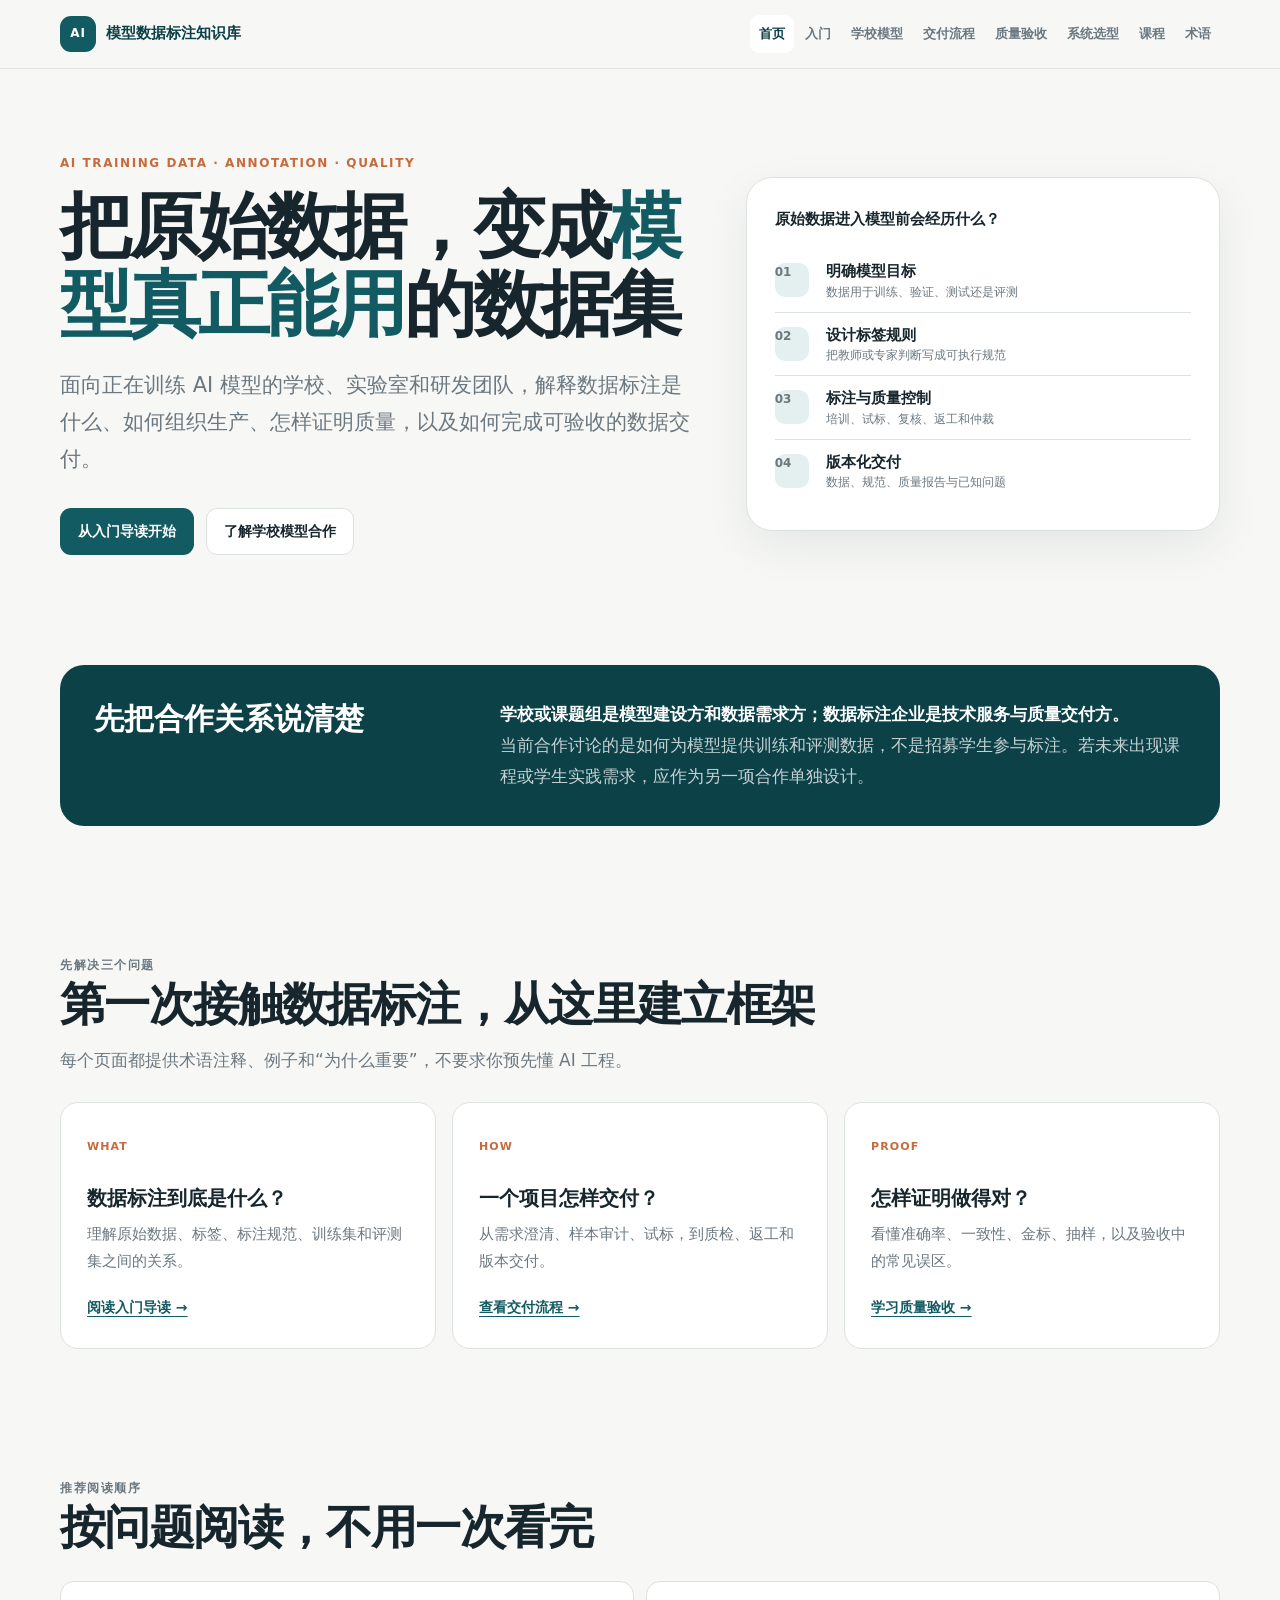
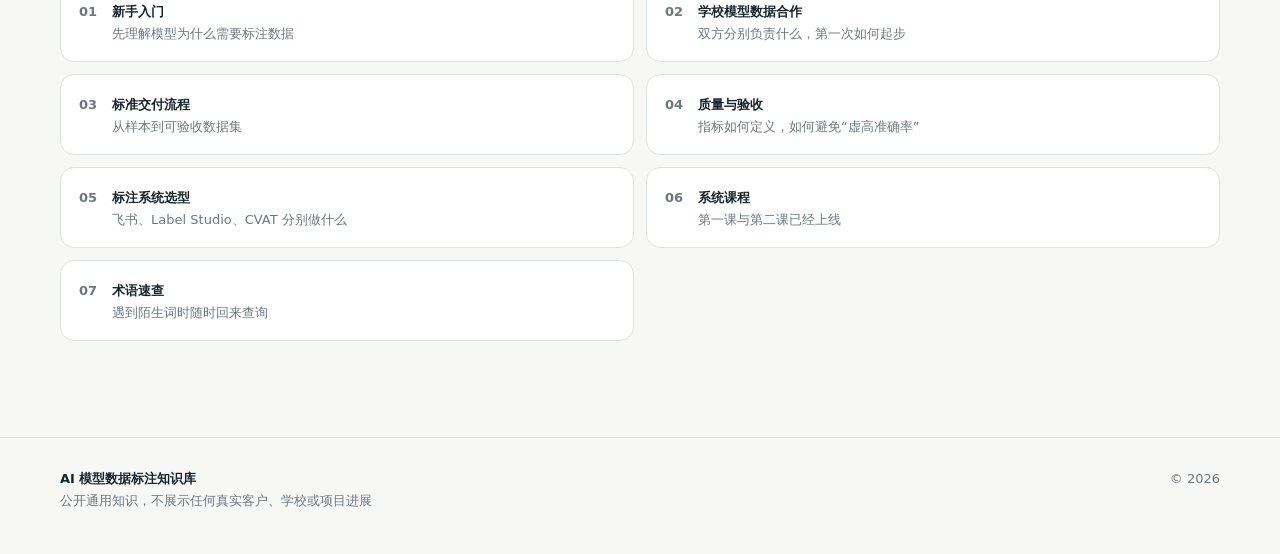
<file: index.html>
<!doctype html>
<html lang="zh-CN">
<head>
  <meta charset="utf-8">
  <meta name="viewport" content="width=device-width, initial-scale=1">
  <meta name="description" content="面向学校与科研团队的 AI 模型数据标注入门知识库。">
  <title>AI 模型数据标注知识库</title>
  <link rel="stylesheet" href="assets/site.css">
</head>
<body>
  <a class="skip-link" href="#main">跳到主要内容</a>
  <header class="site-header">
    <div class="nav-shell">
      <a class="brand" href="./"><span class="brand-mark">AI</span><span>模型数据标注知识库</span></a>
      <button class="nav-toggle" type="button" data-nav-toggle aria-expanded="false" aria-controls="site-nav">菜单</button>
      <nav class="site-nav" id="site-nav" data-site-nav aria-label="主导航">
        <a href="./" aria-current="page">首页</a><a href="start/">入门</a><a href="school-model/">学校模型</a><a href="workflow/">交付流程</a><a href="quality/">质量验收</a><a href="platform/">系统选型</a><a href="learn/">课程</a><a href="glossary/">术语</a>
      </nav>
    </div>
  </header>

  <main id="main">
    <section class="shell hero">
      <div>
        <p class="kicker">AI training data · annotation · quality</p>
        <h1>把原始数据，变成<span>模型真正能用</span>的数据集</h1>
        <p class="lead">面向正在训练 AI 模型的学校、实验室和研发团队，解释数据标注是什么、如何组织生产、怎样证明质量，以及如何完成可验收的数据交付。</p>
        <div class="button-row"><a class="button button-primary" href="start/">从入门导读开始</a><a class="button button-secondary" href="school-model/">了解学校模型合作</a></div>
      </div>
      <aside class="hero-flow" aria-label="数据进入模型前的关键步骤">
        <strong>原始数据进入模型前会经历什么？</strong>
        <div class="flow-row"><span class="flow-num">01</span><span><b>明确模型目标</b><span>数据用于训练、验证、测试还是评测</span></span></div>
        <div class="flow-row"><span class="flow-num">02</span><span><b>设计标签规则</b><span>把教师或专家判断写成可执行规范</span></span></div>
        <div class="flow-row"><span class="flow-num">03</span><span><b>标注与质量控制</b><span>培训、试标、复核、返工和仲裁</span></span></div>
        <div class="flow-row"><span class="flow-num">04</span><span><b>版本化交付</b><span>数据、规范、质量报告与已知问题</span></span></div>
      </aside>
    </section>

    <section class="section">
      <div class="shell position-banner">
        <h2>先把合作关系说清楚</h2>
        <p><strong>学校或课题组是模型建设方和数据需求方；数据标注企业是技术服务与质量交付方。</strong><br>当前合作讨论的是如何为模型提供训练和评测数据，不是招募学生参与标注。若未来出现课程或学生实践需求，应作为另一项合作单独设计。</p>
      </div>
    </section>

    <section class="section">
      <div class="shell">
        <div class="section-heading"><p class="kicker">先解决三个问题</p><h2>第一次接触数据标注，从这里建立框架</h2><p>每个页面都提供术语注释、例子和“为什么重要”，不要求你预先懂 AI 工程。</p></div>
        <div class="card-grid">
          <article class="card"><small>WHAT</small><h3>数据标注到底是什么？</h3><p>理解原始数据、标签、标注规范、训练集和评测集之间的关系。</p><a href="start/">阅读入门导读 →</a></article>
          <article class="card"><small>HOW</small><h3>一个项目怎样交付？</h3><p>从需求澄清、样本审计、试标，到质检、返工和版本交付。</p><a href="workflow/">查看交付流程 →</a></article>
          <article class="card"><small>PROOF</small><h3>怎样证明做得对？</h3><p>看懂准确率、一致性、金标、抽样，以及验收中的常见误区。</p><a href="quality/">学习质量验收 →</a></article>
        </div>
      </div>
    </section>

    <section class="section">
      <div class="shell">
        <div class="section-heading"><p class="kicker">推荐阅读顺序</p><h2>按问题阅读，不用一次看完</h2></div>
        <div class="reading-grid">
          <a class="reading-link" href="start/"><span class="reading-no">01</span><span><b>新手入门</b><span>先理解模型为什么需要标注数据</span></span></a>
          <a class="reading-link" href="school-model/"><span class="reading-no">02</span><span><b>学校模型数据合作</b><span>双方分别负责什么，第一次如何起步</span></span></a>
          <a class="reading-link" href="workflow/"><span class="reading-no">03</span><span><b>标准交付流程</b><span>从样本到可验收数据集</span></span></a>
          <a class="reading-link" href="quality/"><span class="reading-no">04</span><span><b>质量与验收</b><span>指标如何定义，如何避免“虚高准确率”</span></span></a>
          <a class="reading-link" href="platform/"><span class="reading-no">05</span><span><b>标注系统选型</b><span>飞书、Label Studio、CVAT 分别做什么</span></span></a>
          <a class="reading-link" href="learn/"><span class="reading-no">06</span><span><b>系统课程</b><span>第一课与第二课已经上线</span></span></a>
          <a class="reading-link" href="glossary/"><span class="reading-no">07</span><span><b>术语速查</b><span>遇到陌生词时随时回来查询</span></span></a>
        </div>
      </div>
    </section>
  </main>

  <footer class="site-footer"><div class="shell footer-shell"><div><strong>AI 模型数据标注知识库</strong><br>公开通用知识，不展示任何真实客户、学校或项目进展</div><div>© <span data-current-year>2026</span></div></div></footer>
  <script src="assets/site.js"></script>
</body>
</html>
</file>
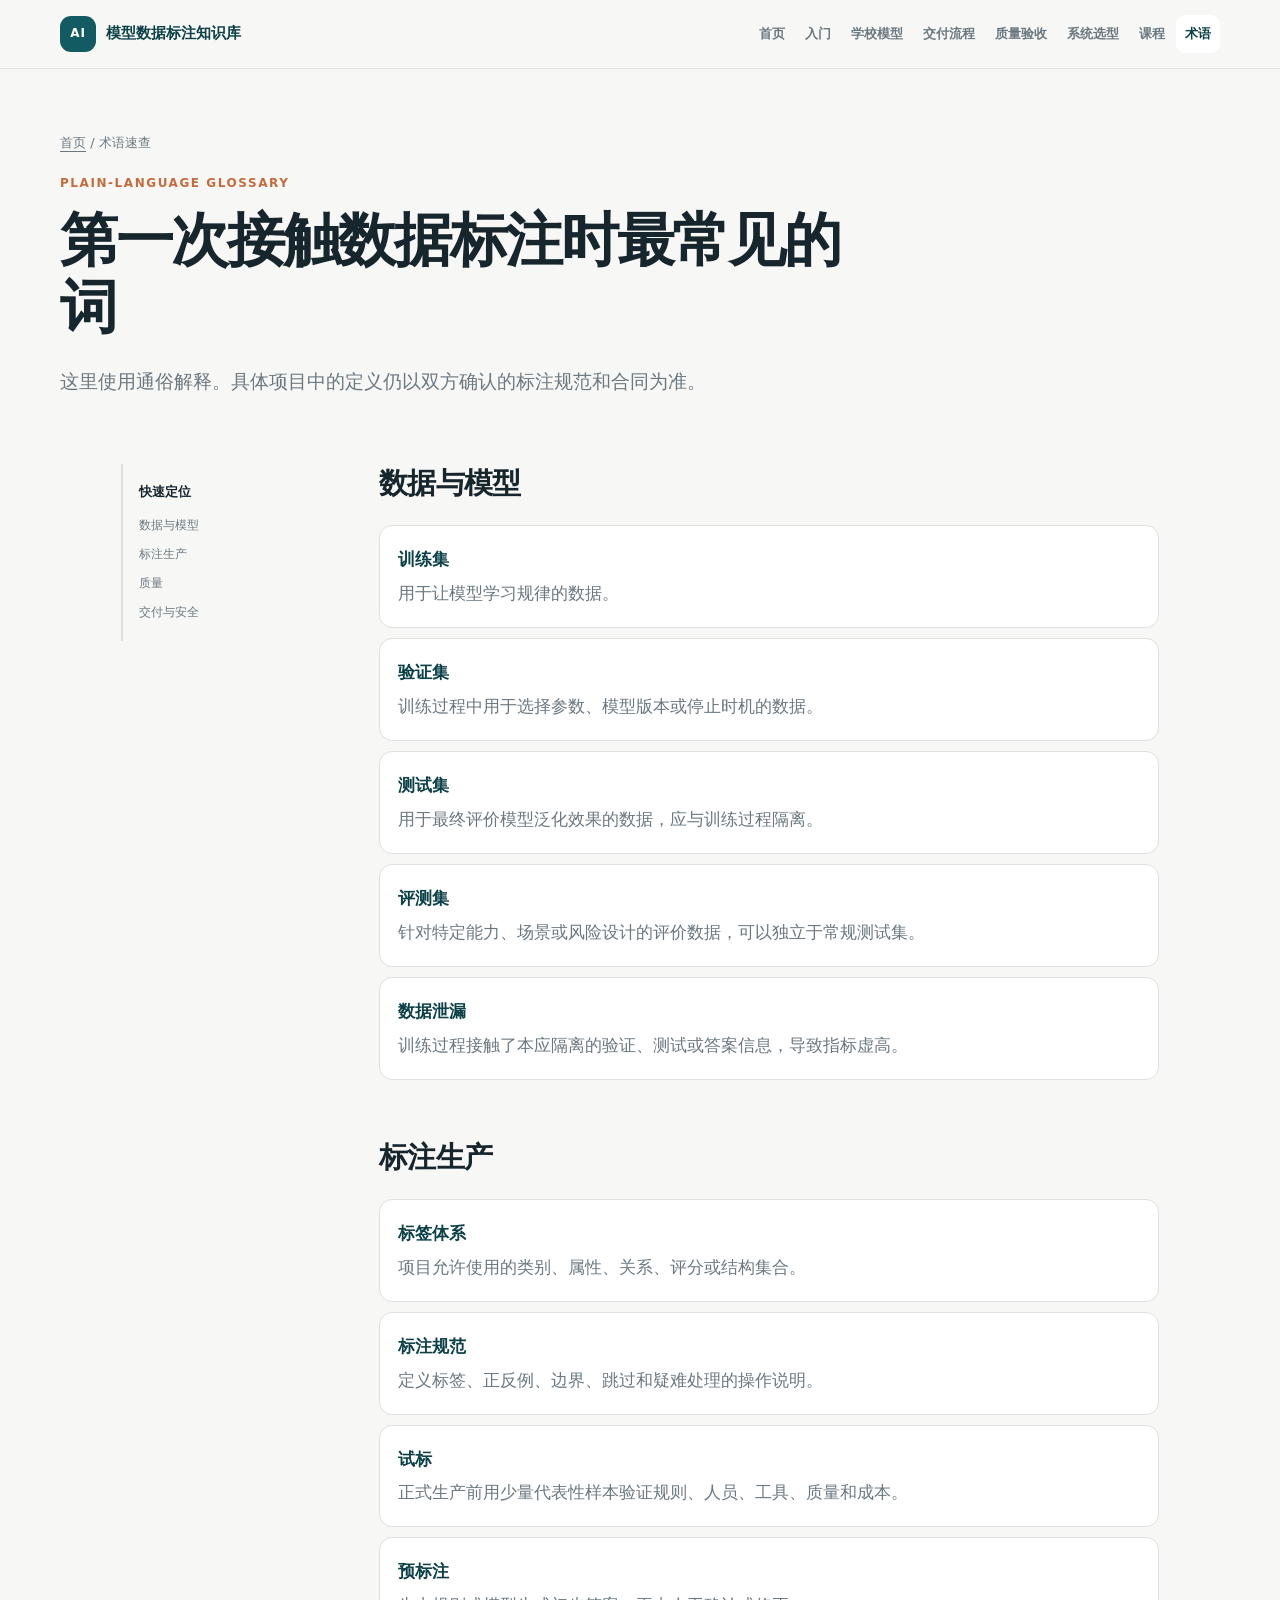
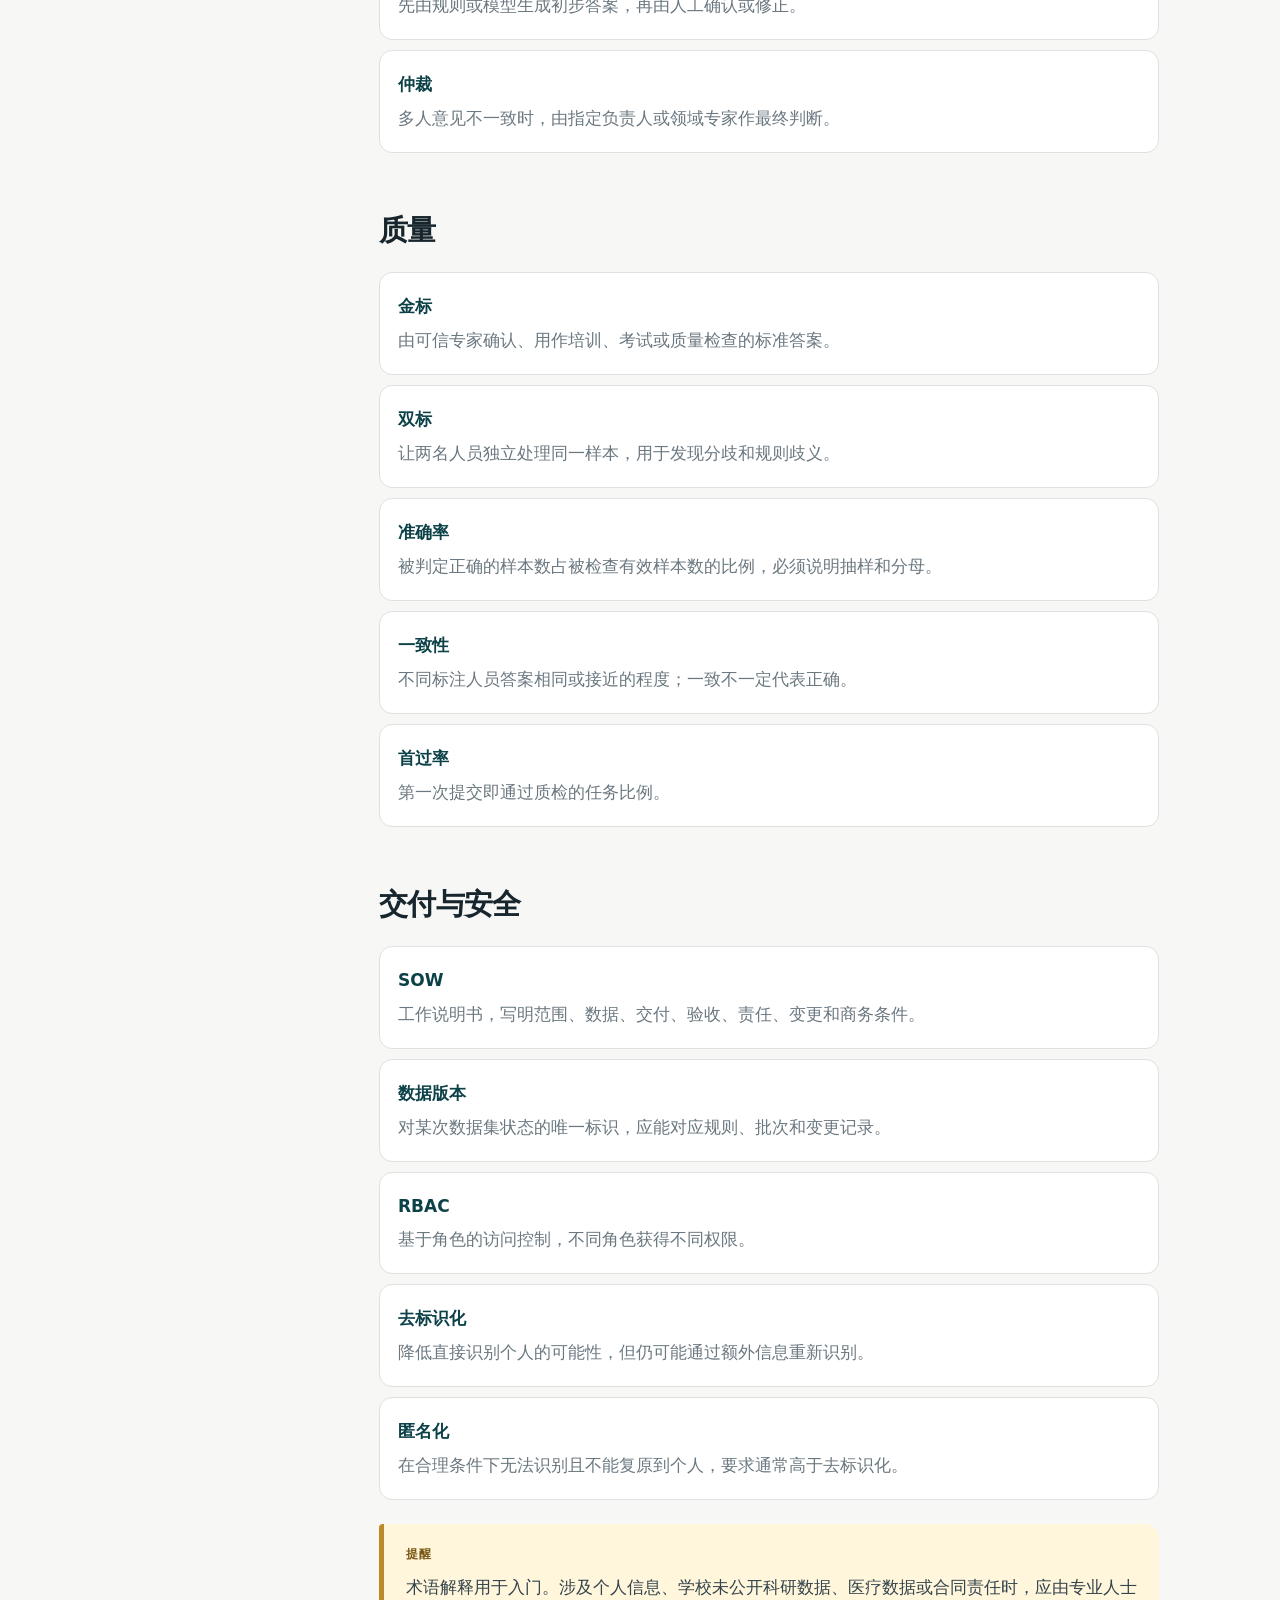
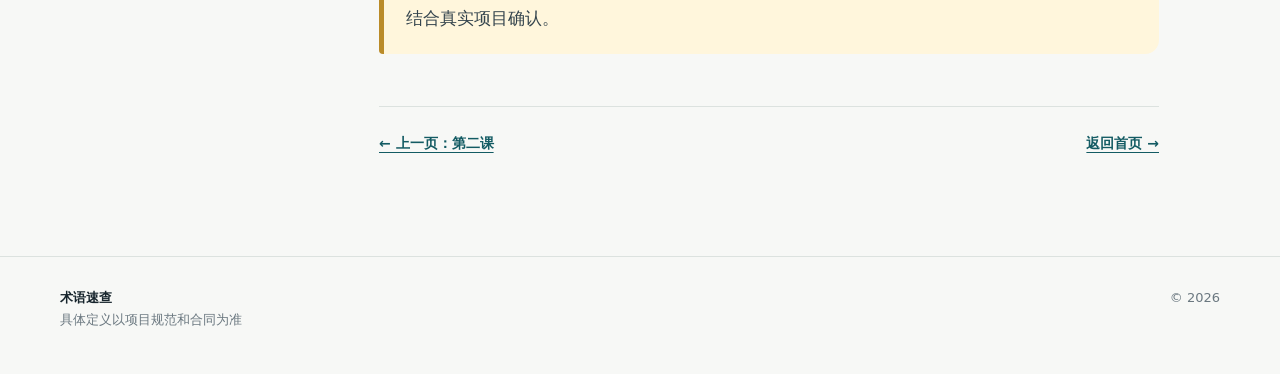
<file: glossary/index.html>
<!doctype html>
<html lang="zh-CN">
<head><meta charset="utf-8"><meta name="viewport" content="width=device-width, initial-scale=1"><meta name="description" content="数据标注、模型训练与质量验收常用术语。"><title>术语速查｜AI 模型数据标注知识库</title><link rel="stylesheet" href="../assets/site.css"></head>
<body>
  <a class="skip-link" href="#article">跳到正文</a>
  <header class="site-header"><div class="nav-shell"><a class="brand" href="../"><span class="brand-mark">AI</span><span>模型数据标注知识库</span></a><button class="nav-toggle" type="button" data-nav-toggle aria-expanded="false" aria-controls="site-nav">菜单</button><nav class="site-nav" id="site-nav" data-site-nav aria-label="主导航"><a href="../">首页</a><a href="../start/">入门</a><a href="../school-model/">学校模型</a><a href="../workflow/">交付流程</a><a href="../quality/">质量验收</a><a href="../platform/">系统选型</a><a href="../learn/">课程</a><a href="./" aria-current="page">术语</a></nav></div></header>
  <main>
    <section class="shell page-hero"><div class="breadcrumbs"><a href="../">首页</a> / 术语速查</div><p class="kicker">Plain-language glossary</p><h1>第一次接触数据标注时最常见的词</h1><p class="lead">这里使用通俗解释。具体项目中的定义仍以双方确认的标注规范和合同为准。</p></section>
    <div class="shell reader">
      <aside class="toc"><strong>快速定位</strong><nav><a href="#data">数据与模型</a><a href="#annotation">标注生产</a><a href="#quality">质量</a><a href="#delivery">交付与安全</a></nav></aside>
      <article class="article" id="article">
        <h2 id="data">数据与模型</h2>
        <dl class="definition-list">
          <div class="definition"><dt>训练集</dt><dd>用于让模型学习规律的数据。</dd></div>
          <div class="definition"><dt>验证集</dt><dd>训练过程中用于选择参数、模型版本或停止时机的数据。</dd></div>
          <div class="definition"><dt>测试集</dt><dd>用于最终评价模型泛化效果的数据，应与训练过程隔离。</dd></div>
          <div class="definition"><dt>评测集</dt><dd>针对特定能力、场景或风险设计的评价数据，可以独立于常规测试集。</dd></div>
          <div class="definition"><dt>数据泄漏</dt><dd>训练过程接触了本应隔离的验证、测试或答案信息，导致指标虚高。</dd></div>
        </dl>

        <h2 id="annotation">标注生产</h2>
        <dl class="definition-list">
          <div class="definition"><dt>标签体系</dt><dd>项目允许使用的类别、属性、关系、评分或结构集合。</dd></div>
          <div class="definition"><dt>标注规范</dt><dd>定义标签、正反例、边界、跳过和疑难处理的操作说明。</dd></div>
          <div class="definition"><dt>试标</dt><dd>正式生产前用少量代表性样本验证规则、人员、工具、质量和成本。</dd></div>
          <div class="definition"><dt>预标注</dt><dd>先由规则或模型生成初步答案，再由人工确认或修正。</dd></div>
          <div class="definition"><dt>仲裁</dt><dd>多人意见不一致时，由指定负责人或领域专家作最终判断。</dd></div>
        </dl>

        <h2 id="quality">质量</h2>
        <dl class="definition-list">
          <div class="definition"><dt>金标</dt><dd>由可信专家确认、用作培训、考试或质量检查的标准答案。</dd></div>
          <div class="definition"><dt>双标</dt><dd>让两名人员独立处理同一样本，用于发现分歧和规则歧义。</dd></div>
          <div class="definition"><dt>准确率</dt><dd>被判定正确的样本数占被检查有效样本数的比例，必须说明抽样和分母。</dd></div>
          <div class="definition"><dt>一致性</dt><dd>不同标注人员答案相同或接近的程度；一致不一定代表正确。</dd></div>
          <div class="definition"><dt>首过率</dt><dd>第一次提交即通过质检的任务比例。</dd></div>
        </dl>

        <h2 id="delivery">交付与安全</h2>
        <dl class="definition-list">
          <div class="definition"><dt>SOW</dt><dd>工作说明书，写明范围、数据、交付、验收、责任、变更和商务条件。</dd></div>
          <div class="definition"><dt>数据版本</dt><dd>对某次数据集状态的唯一标识，应能对应规则、批次和变更记录。</dd></div>
          <div class="definition"><dt>RBAC</dt><dd>基于角色的访问控制，不同角色获得不同权限。</dd></div>
          <div class="definition"><dt>去标识化</dt><dd>降低直接识别个人的可能性，但仍可能通过额外信息重新识别。</dd></div>
          <div class="definition"><dt>匿名化</dt><dd>在合理条件下无法识别且不能复原到个人，要求通常高于去标识化。</dd></div>
        </dl>
        <div class="note note-warning"><span class="note-label">提醒</span><p>术语解释用于入门。涉及个人信息、学校未公开科研数据、医疗数据或合同责任时，应由专业人士结合真实项目确认。</p></div>
        <div class="next-links"><a href="../learn/lesson-02/">← 上一页：第二课</a><a href="../">返回首页 →</a></div>
      </article>
    </div>
  </main>
  <footer class="site-footer"><div class="shell footer-shell"><div><strong>术语速查</strong><br>具体定义以项目规范和合同为准</div><div>© <span data-current-year>2026</span></div></div></footer><script src="../assets/site.js"></script>
</body></html>
</file>
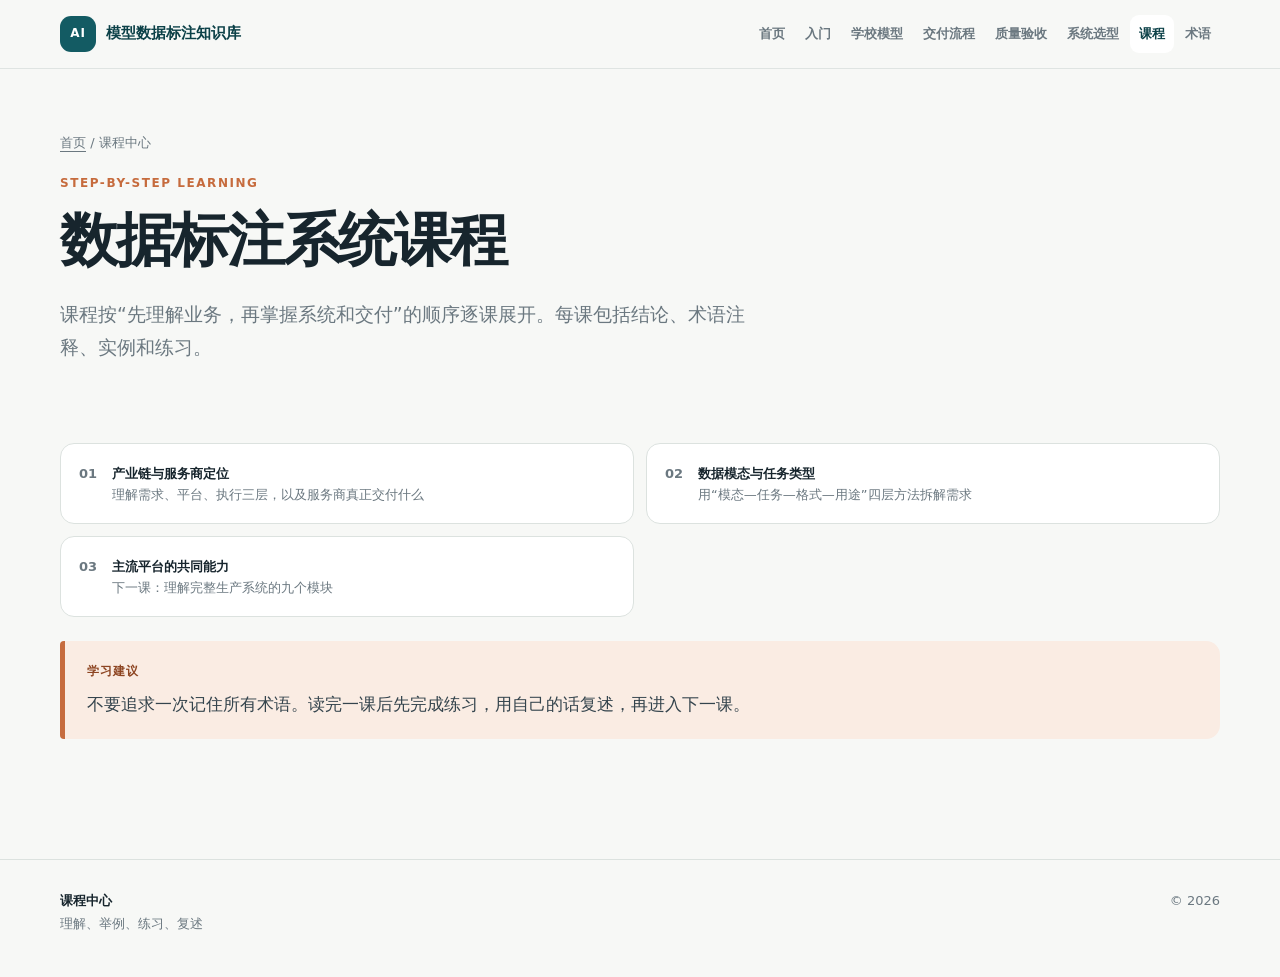
<file: learn/index.html>
<!doctype html>
<html lang="zh-CN">
<head><meta charset="utf-8"><meta name="viewport" content="width=device-width, initial-scale=1"><meta name="description" content="AI 模型数据标注系统课程。"><title>课程中心｜AI 模型数据标注知识库</title><link rel="stylesheet" href="../assets/site.css"></head>
<body>
  <a class="skip-link" href="#main">跳到主要内容</a>
  <header class="site-header"><div class="nav-shell"><a class="brand" href="../"><span class="brand-mark">AI</span><span>模型数据标注知识库</span></a><button class="nav-toggle" type="button" data-nav-toggle aria-expanded="false" aria-controls="site-nav">菜单</button><nav class="site-nav" id="site-nav" data-site-nav aria-label="主导航"><a href="../">首页</a><a href="../start/">入门</a><a href="../school-model/">学校模型</a><a href="../workflow/">交付流程</a><a href="../quality/">质量验收</a><a href="../platform/">系统选型</a><a href="./" aria-current="page">课程</a><a href="../glossary/">术语</a></nav></div></header>
  <main id="main">
    <section class="shell page-hero"><div class="breadcrumbs"><a href="../">首页</a> / 课程中心</div><p class="kicker">Step-by-step learning</p><h1>数据标注系统课程</h1><p class="lead">课程按“先理解业务，再掌握系统和交付”的顺序逐课展开。每课包括结论、术语注释、实例和练习。</p></section>
    <section class="section">
      <div class="shell">
        <div class="reading-grid">
          <a class="reading-link" href="lesson-01/"><span class="reading-no">01</span><span><b>产业链与服务商定位</b><span>理解需求、平台、执行三层，以及服务商真正交付什么</span></span></a>
          <a class="reading-link" href="lesson-02/"><span class="reading-no">02</span><span><b>数据模态与任务类型</b><span>用“模态—任务—格式—用途”四层方法拆解需求</span></span></a>
          <div class="reading-link"><span class="reading-no">03</span><span><b>主流平台的共同能力</b><span>下一课：理解完整生产系统的九个模块</span></span></div>
        </div>
        <div class="note note-why"><span class="note-label">学习建议</span><p>不要追求一次记住所有术语。读完一课后先完成练习，用自己的话复述，再进入下一课。</p></div>
      </div>
    </section>
  </main>
  <footer class="site-footer"><div class="shell footer-shell"><div><strong>课程中心</strong><br>理解、举例、练习、复述</div><div>© <span data-current-year>2026</span></div></div></footer><script src="../assets/site.js"></script>
</body></html>
</file>
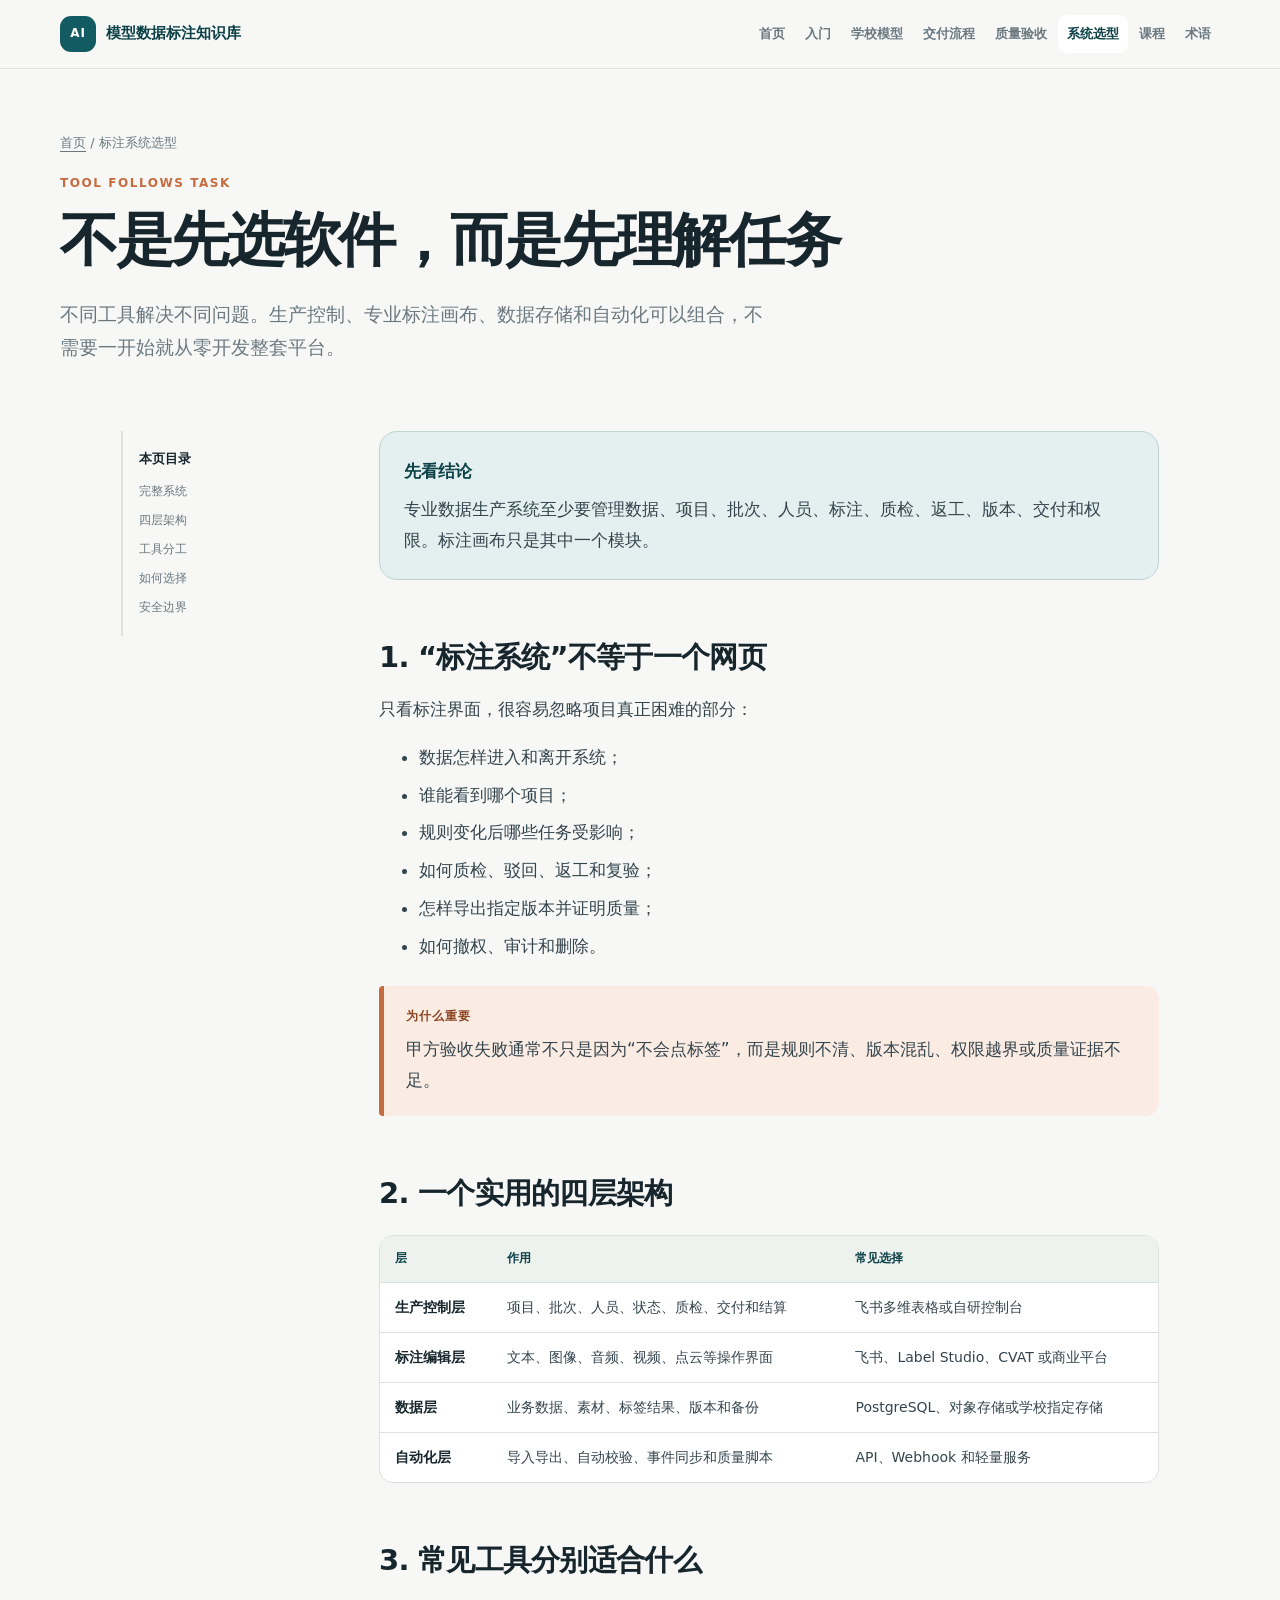
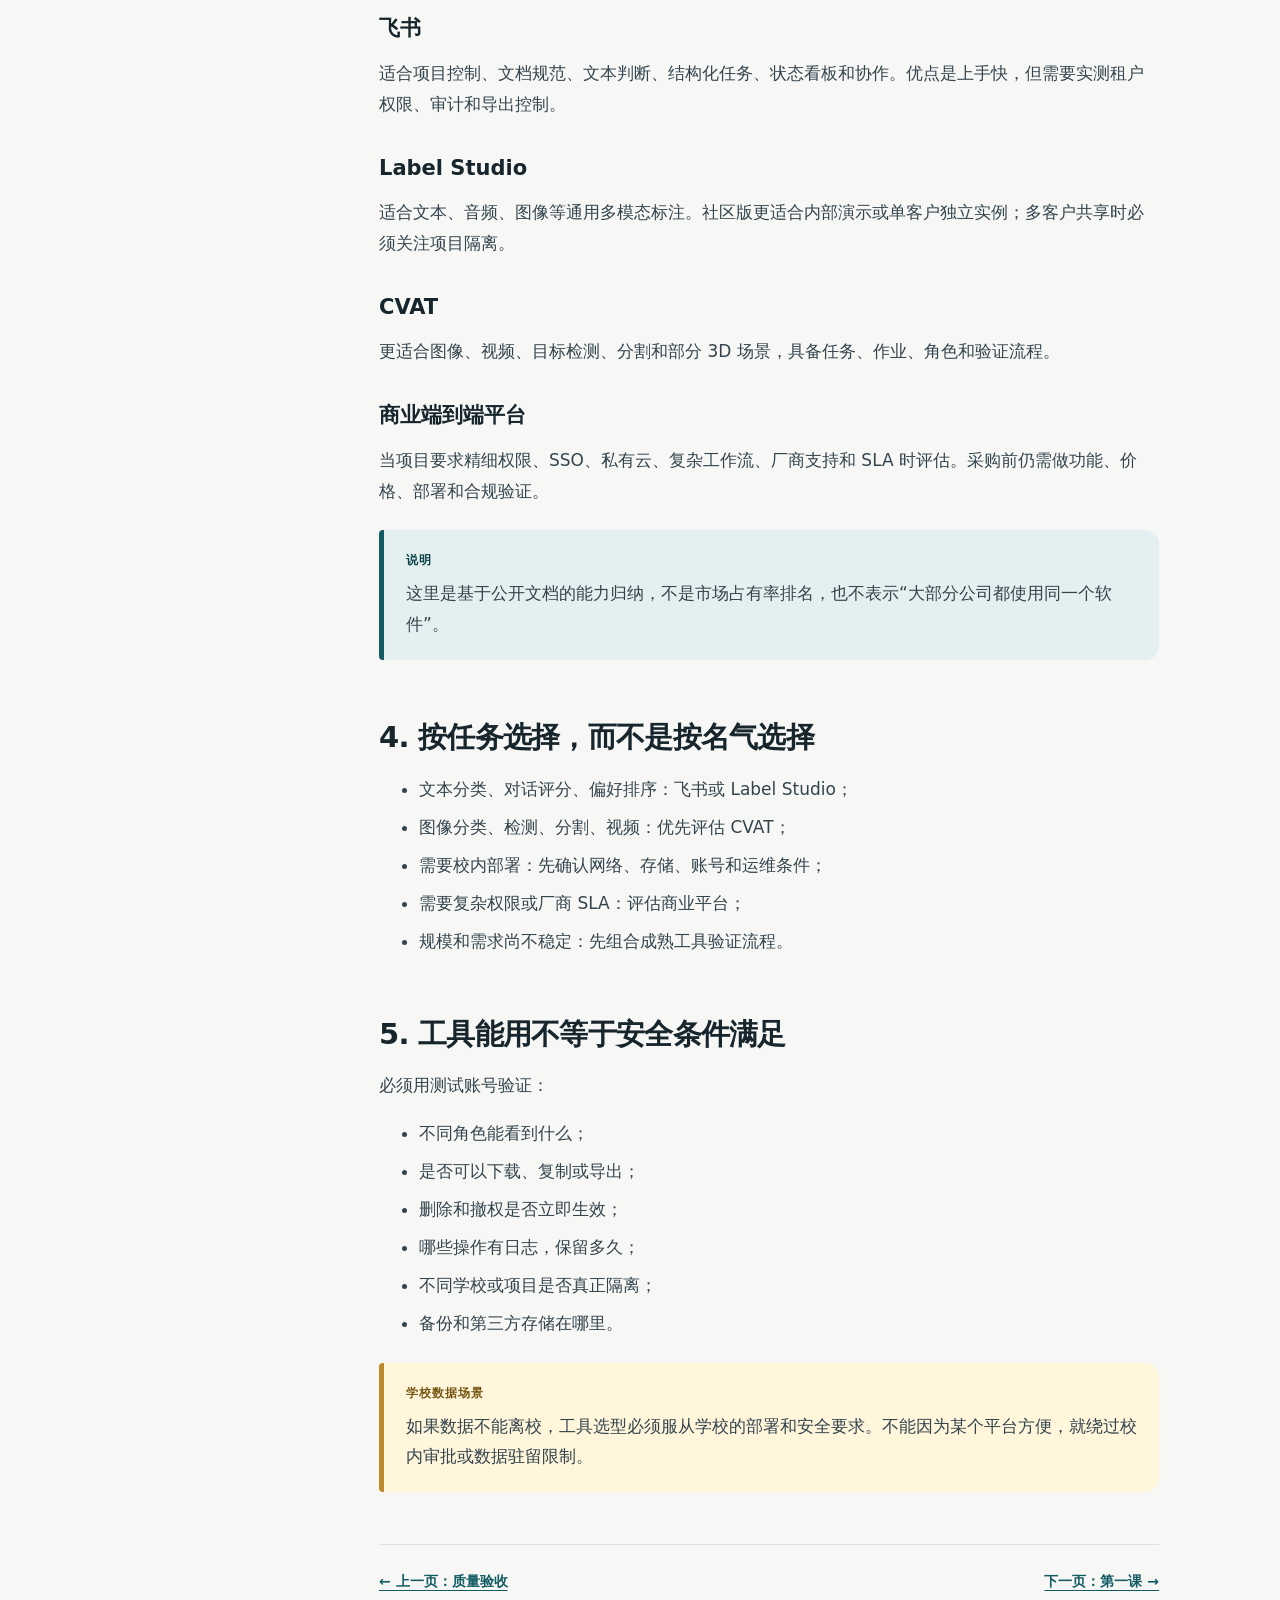
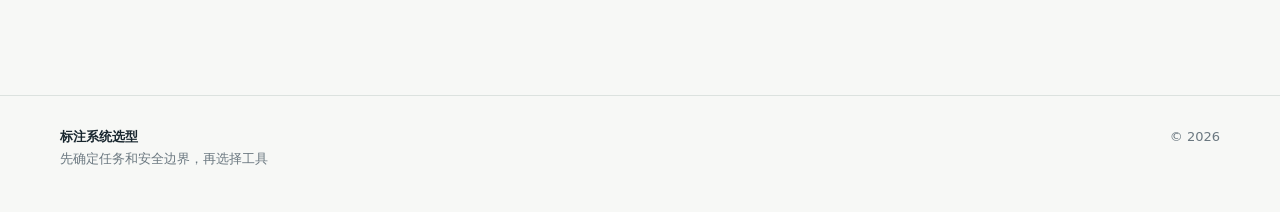
<file: platform/index.html>
<!doctype html>
<html lang="zh-CN">
<head><meta charset="utf-8"><meta name="viewport" content="width=device-width, initial-scale=1"><meta name="description" content="飞书、Label Studio、CVAT 等数据标注系统的角色与选型。"><title>标注系统选型｜AI 模型数据标注知识库</title><link rel="stylesheet" href="../assets/site.css"></head>
<body>
  <a class="skip-link" href="#article">跳到正文</a>
  <header class="site-header"><div class="nav-shell"><a class="brand" href="../"><span class="brand-mark">AI</span><span>模型数据标注知识库</span></a><button class="nav-toggle" type="button" data-nav-toggle aria-expanded="false" aria-controls="site-nav">菜单</button><nav class="site-nav" id="site-nav" data-site-nav aria-label="主导航"><a href="../">首页</a><a href="../start/">入门</a><a href="../school-model/">学校模型</a><a href="../workflow/">交付流程</a><a href="../quality/">质量验收</a><a href="./" aria-current="page">系统选型</a><a href="../learn/">课程</a><a href="../glossary/">术语</a></nav></div></header>
  <main>
    <section class="shell page-hero"><div class="breadcrumbs"><a href="../">首页</a> / 标注系统选型</div><p class="kicker">Tool follows task</p><h1>不是先选软件，而是先理解任务</h1><p class="lead">不同工具解决不同问题。生产控制、专业标注画布、数据存储和自动化可以组合，不需要一开始就从零开发整套平台。</p></section>
    <div class="shell reader">
      <aside class="toc"><strong>本页目录</strong><nav><a href="#system">完整系统</a><a href="#layers">四层架构</a><a href="#tools">工具分工</a><a href="#choose">如何选择</a><a href="#security">安全边界</a></nav></aside>
      <article class="article" id="article">
        <div class="summary"><strong>先看结论</strong><p>专业数据生产系统至少要管理数据、项目、批次、人员、标注、质检、返工、版本、交付和权限。标注画布只是其中一个模块。</p></div>

        <h2 id="system">1. “标注系统”不等于一个网页</h2>
        <p>只看标注界面，很容易忽略项目真正困难的部分：</p><ul><li>数据怎样进入和离开系统；</li><li>谁能看到哪个项目；</li><li>规则变化后哪些任务受影响；</li><li>如何质检、驳回、返工和复验；</li><li>怎样导出指定版本并证明质量；</li><li>如何撤权、审计和删除。</li></ul>
        <div class="note note-why"><span class="note-label">为什么重要</span><p>甲方验收失败通常不只是因为“不会点标签”，而是规则不清、版本混乱、权限越界或质量证据不足。</p></div>

        <h2 id="layers">2. 一个实用的四层架构</h2>
        <div class="table-wrap"><table><thead><tr><th>层</th><th>作用</th><th>常见选择</th></tr></thead><tbody><tr><td><strong>生产控制层</strong></td><td>项目、批次、人员、状态、质检、交付和结算</td><td>飞书多维表格或自研控制台</td></tr><tr><td><strong>标注编辑层</strong></td><td>文本、图像、音频、视频、点云等操作界面</td><td>飞书、Label Studio、CVAT 或商业平台</td></tr><tr><td><strong>数据层</strong></td><td>业务数据、素材、标签结果、版本和备份</td><td>PostgreSQL、对象存储或学校指定存储</td></tr><tr><td><strong>自动化层</strong></td><td>导入导出、自动校验、事件同步和质量脚本</td><td>API、Webhook 和轻量服务</td></tr></tbody></table></div>

        <h2 id="tools">3. 常见工具分别适合什么</h2>
        <h3>飞书</h3><p>适合项目控制、文档规范、文本判断、结构化任务、状态看板和协作。优点是上手快，但需要实测租户权限、审计和导出控制。</p>
        <h3>Label Studio</h3><p>适合文本、音频、图像等通用多模态标注。社区版更适合内部演示或单客户独立实例；多客户共享时必须关注项目隔离。</p>
        <h3>CVAT</h3><p>更适合图像、视频、目标检测、分割和部分 3D 场景，具备任务、作业、角色和验证流程。</p>
        <h3>商业端到端平台</h3><p>当项目要求精细权限、SSO、私有云、复杂工作流、厂商支持和 SLA 时评估。采购前仍需做功能、价格、部署和合规验证。</p>
        <div class="note"><span class="note-label">说明</span><p>这里是基于公开文档的能力归纳，不是市场占有率排名，也不表示“大部分公司都使用同一个软件”。</p></div>

        <h2 id="choose">4. 按任务选择，而不是按名气选择</h2>
        <ul><li>文本分类、对话评分、偏好排序：飞书或 Label Studio；</li><li>图像分类、检测、分割、视频：优先评估 CVAT；</li><li>需要校内部署：先确认网络、存储、账号和运维条件；</li><li>需要复杂权限或厂商 SLA：评估商业平台；</li><li>规模和需求尚不稳定：先组合成熟工具验证流程。</li></ul>

        <h2 id="security">5. 工具能用不等于安全条件满足</h2>
        <p>必须用测试账号验证：</p><ul><li>不同角色能看到什么；</li><li>是否可以下载、复制或导出；</li><li>删除和撤权是否立即生效；</li><li>哪些操作有日志，保留多久；</li><li>不同学校或项目是否真正隔离；</li><li>备份和第三方存储在哪里。</li></ul>
        <div class="note note-warning"><span class="note-label">学校数据场景</span><p>如果数据不能离校，工具选型必须服从学校的部署和安全要求。不能因为某个平台方便，就绕过校内审批或数据驻留限制。</p></div>
        <div class="next-links"><a href="../quality/">← 上一页：质量验收</a><a href="../learn/lesson-01/">下一页：第一课 →</a></div>
      </article>
    </div>
  </main>
  <footer class="site-footer"><div class="shell footer-shell"><div><strong>标注系统选型</strong><br>先确定任务和安全边界，再选择工具</div><div>© <span data-current-year>2026</span></div></div></footer><script src="../assets/site.js"></script>
</body></html>
</file>
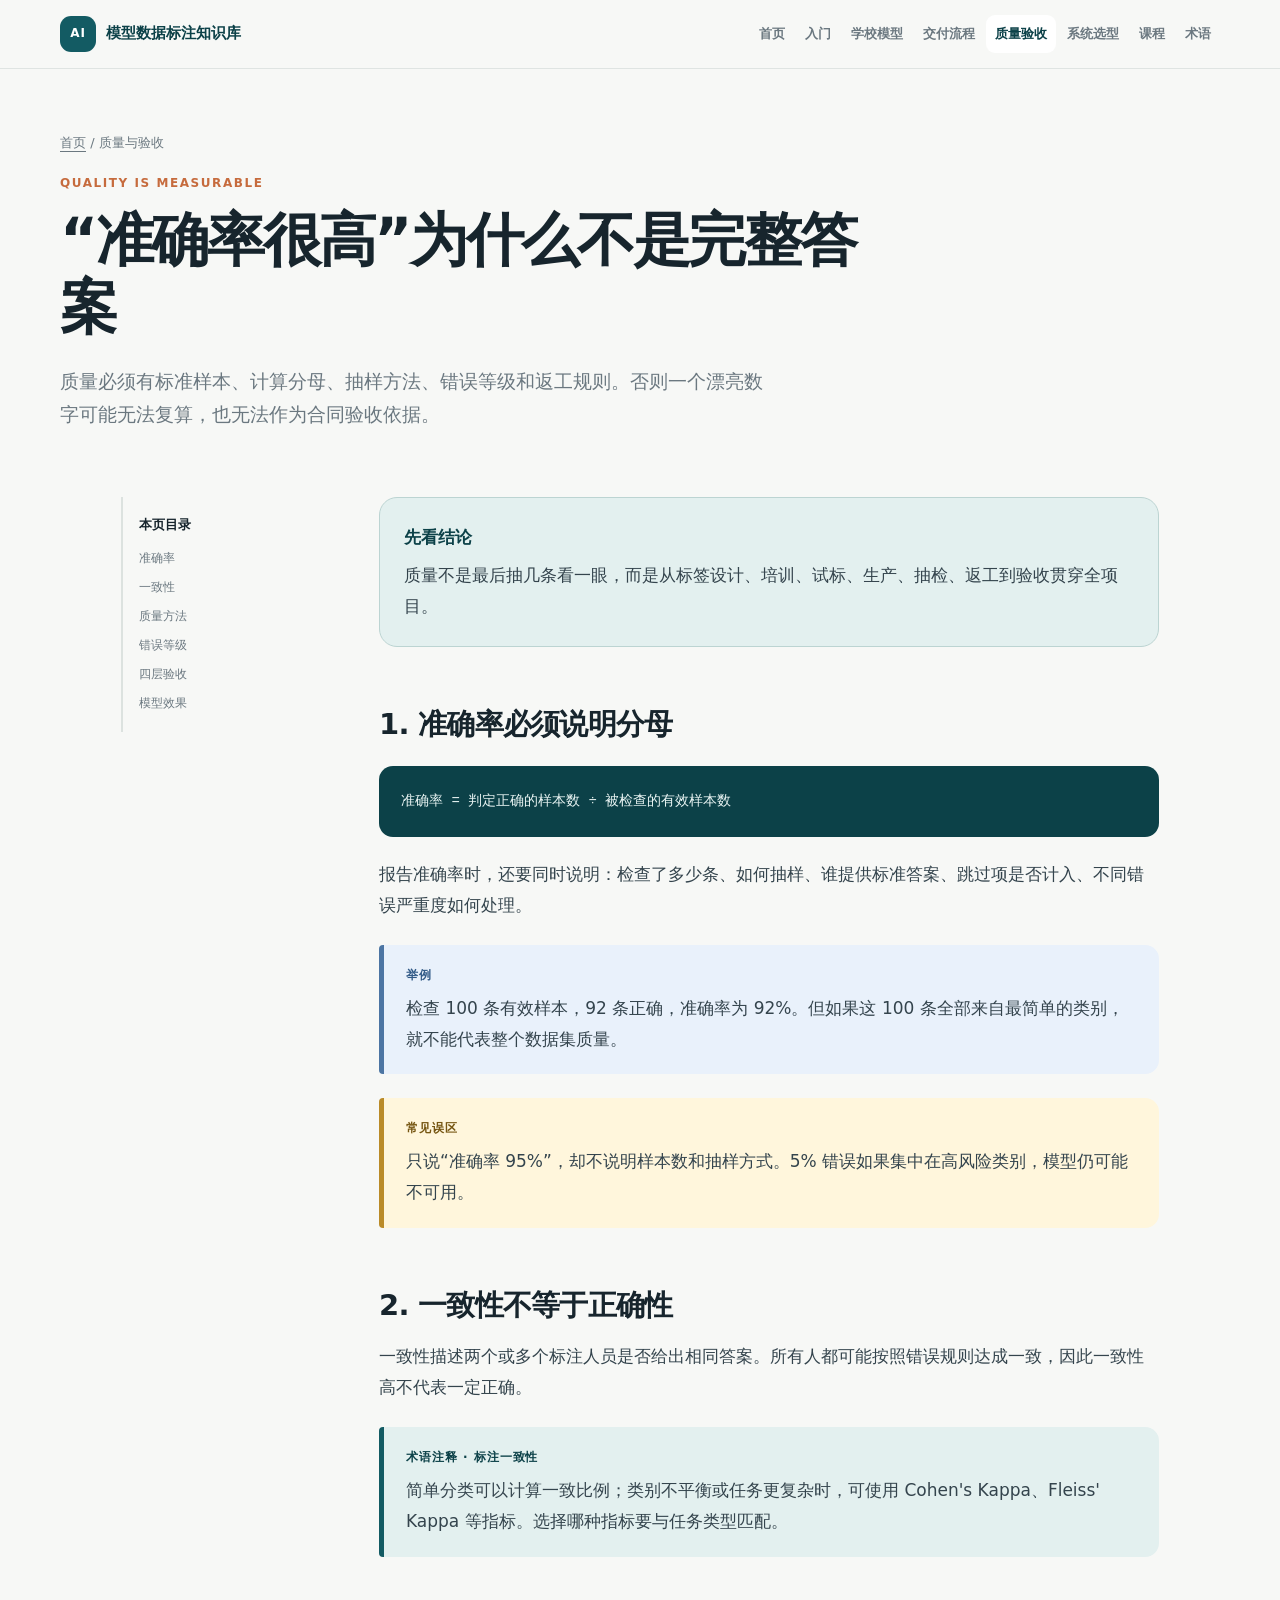
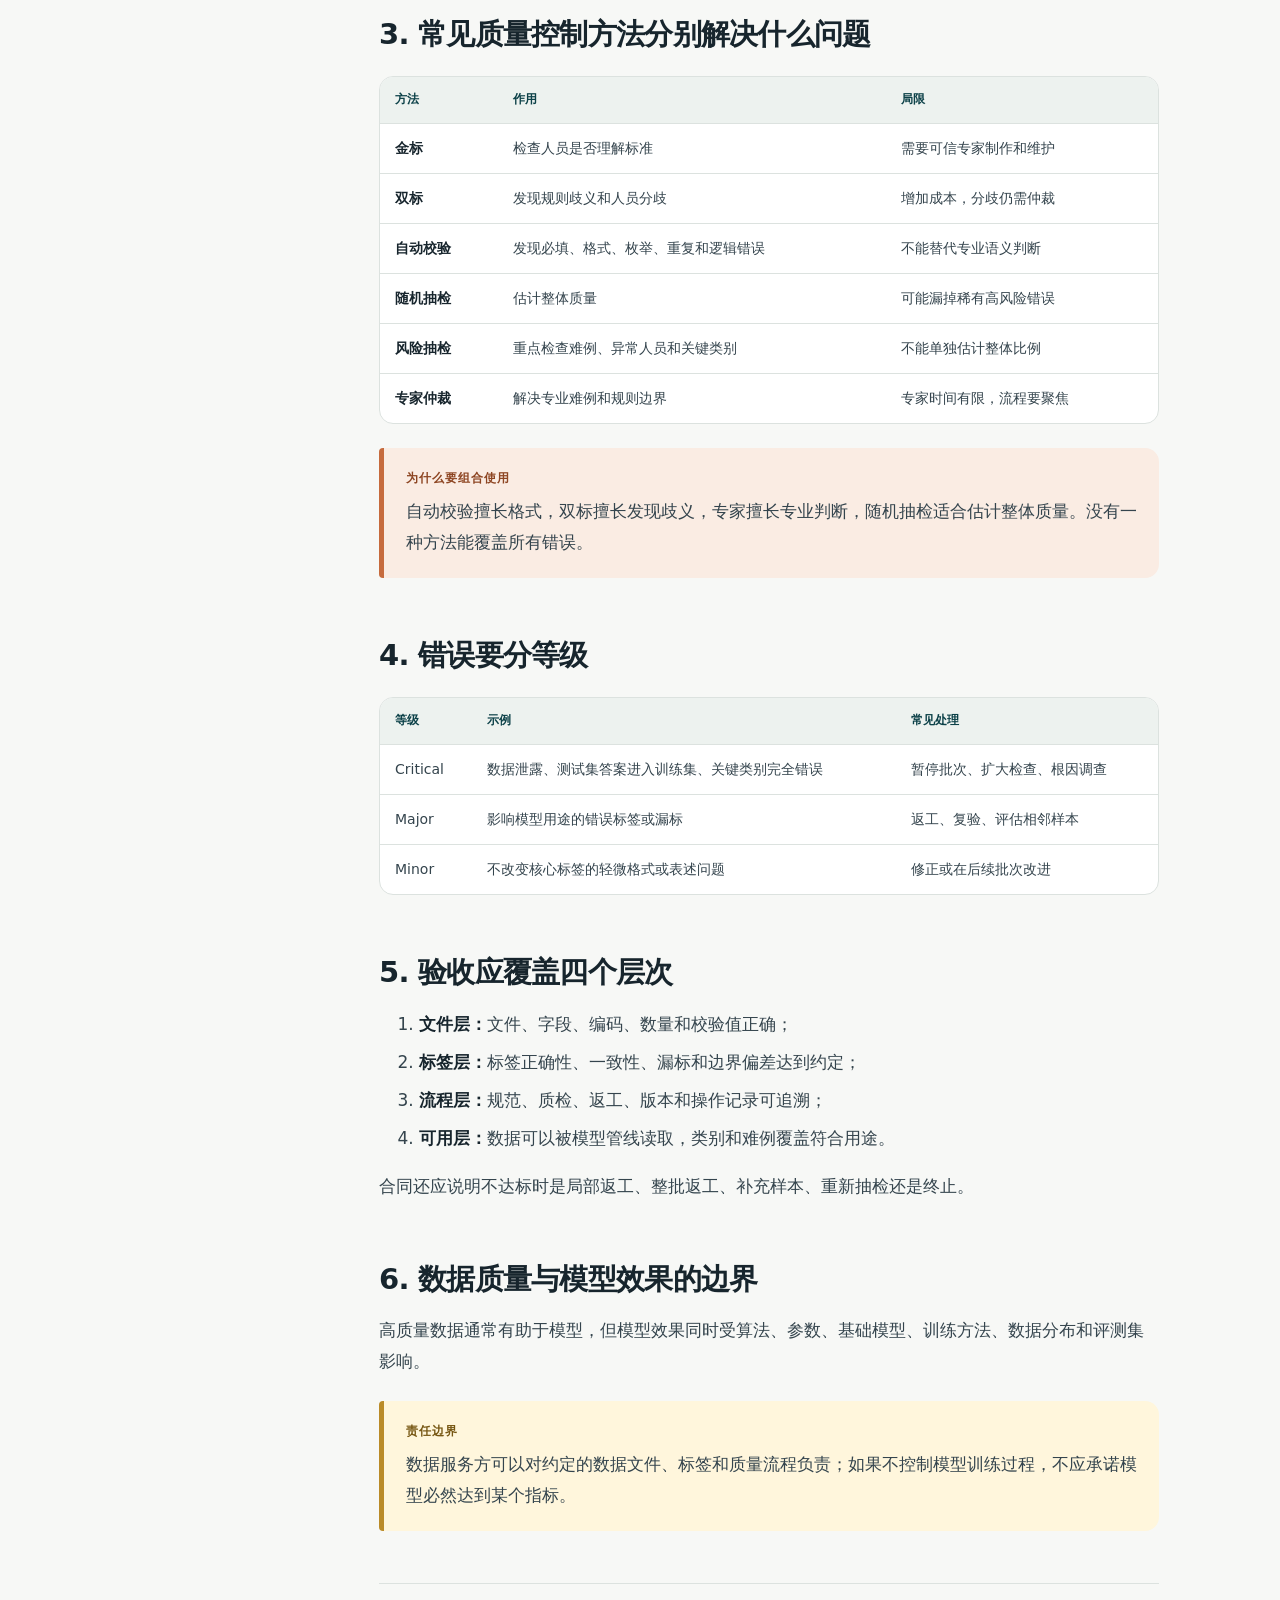
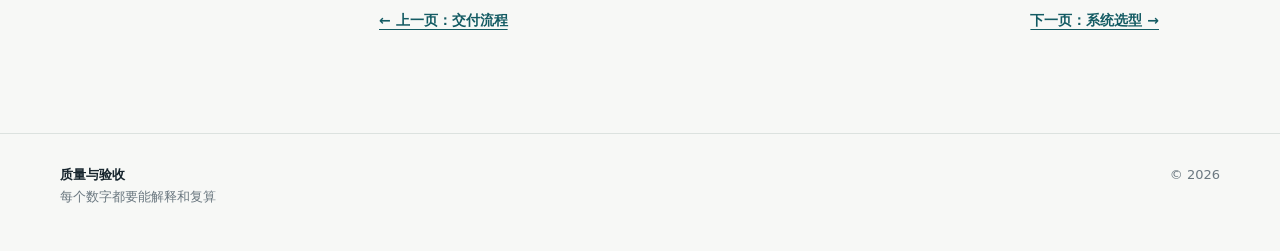
<file: quality/index.html>
<!doctype html>
<html lang="zh-CN">
<head><meta charset="utf-8"><meta name="viewport" content="width=device-width, initial-scale=1"><meta name="description" content="数据标注质量指标、质检方法和验收说明。"><title>质量与验收｜AI 模型数据标注知识库</title><link rel="stylesheet" href="../assets/site.css"></head>
<body>
  <a class="skip-link" href="#article">跳到正文</a>
  <header class="site-header"><div class="nav-shell"><a class="brand" href="../"><span class="brand-mark">AI</span><span>模型数据标注知识库</span></a><button class="nav-toggle" type="button" data-nav-toggle aria-expanded="false" aria-controls="site-nav">菜单</button><nav class="site-nav" id="site-nav" data-site-nav aria-label="主导航"><a href="../">首页</a><a href="../start/">入门</a><a href="../school-model/">学校模型</a><a href="../workflow/">交付流程</a><a href="./" aria-current="page">质量验收</a><a href="../platform/">系统选型</a><a href="../learn/">课程</a><a href="../glossary/">术语</a></nav></div></header>
  <main>
    <section class="shell page-hero"><div class="breadcrumbs"><a href="../">首页</a> / 质量与验收</div><p class="kicker">Quality is measurable</p><h1>“准确率很高”为什么不是完整答案</h1><p class="lead">质量必须有标准样本、计算分母、抽样方法、错误等级和返工规则。否则一个漂亮数字可能无法复算，也无法作为合同验收依据。</p></section>
    <div class="shell reader">
      <aside class="toc"><strong>本页目录</strong><nav><a href="#accuracy">准确率</a><a href="#agreement">一致性</a><a href="#methods">质量方法</a><a href="#errors">错误等级</a><a href="#acceptance">四层验收</a><a href="#model">模型效果</a></nav></aside>
      <article class="article" id="article">
        <div class="summary"><strong>先看结论</strong><p>质量不是最后抽几条看一眼，而是从标签设计、培训、试标、生产、抽检、返工到验收贯穿全项目。</p></div>

        <h2 id="accuracy">1. 准确率必须说明分母</h2>
        <pre class="flow-code">准确率 = 判定正确的样本数 ÷ 被检查的有效样本数</pre>
        <p>报告准确率时，还要同时说明：检查了多少条、如何抽样、谁提供标准答案、跳过项是否计入、不同错误严重度如何处理。</p>
        <div class="note note-example"><span class="note-label">举例</span><p>检查 100 条有效样本，92 条正确，准确率为 92%。但如果这 100 条全部来自最简单的类别，就不能代表整个数据集质量。</p></div>
        <div class="note note-warning"><span class="note-label">常见误区</span><p>只说“准确率 95%”，却不说明样本数和抽样方式。5% 错误如果集中在高风险类别，模型仍可能不可用。</p></div>

        <h2 id="agreement">2. 一致性不等于正确性</h2>
        <p>一致性描述两个或多个标注人员是否给出相同答案。所有人都可能按照错误规则达成一致，因此一致性高不代表一定正确。</p>
        <div class="note"><span class="note-label">术语注释 · 标注一致性</span><p>简单分类可以计算一致比例；类别不平衡或任务更复杂时，可使用 Cohen's Kappa、Fleiss' Kappa 等指标。选择哪种指标要与任务类型匹配。</p></div>

        <h2 id="methods">3. 常见质量控制方法分别解决什么问题</h2>
        <div class="table-wrap"><table><thead><tr><th>方法</th><th>作用</th><th>局限</th></tr></thead><tbody><tr><td><strong>金标</strong></td><td>检查人员是否理解标准</td><td>需要可信专家制作和维护</td></tr><tr><td><strong>双标</strong></td><td>发现规则歧义和人员分歧</td><td>增加成本，分歧仍需仲裁</td></tr><tr><td><strong>自动校验</strong></td><td>发现必填、格式、枚举、重复和逻辑错误</td><td>不能替代专业语义判断</td></tr><tr><td><strong>随机抽检</strong></td><td>估计整体质量</td><td>可能漏掉稀有高风险错误</td></tr><tr><td><strong>风险抽检</strong></td><td>重点检查难例、异常人员和关键类别</td><td>不能单独估计整体比例</td></tr><tr><td><strong>专家仲裁</strong></td><td>解决专业难例和规则边界</td><td>专家时间有限，流程要聚焦</td></tr></tbody></table></div>
        <div class="note note-why"><span class="note-label">为什么要组合使用</span><p>自动校验擅长格式，双标擅长发现歧义，专家擅长专业判断，随机抽检适合估计整体质量。没有一种方法能覆盖所有错误。</p></div>

        <h2 id="errors">4. 错误要分等级</h2>
        <div class="table-wrap"><table><thead><tr><th>等级</th><th>示例</th><th>常见处理</th></tr></thead><tbody><tr><td>Critical</td><td>数据泄露、测试集答案进入训练集、关键类别完全错误</td><td>暂停批次、扩大检查、根因调查</td></tr><tr><td>Major</td><td>影响模型用途的错误标签或漏标</td><td>返工、复验、评估相邻样本</td></tr><tr><td>Minor</td><td>不改变核心标签的轻微格式或表述问题</td><td>修正或在后续批次改进</td></tr></tbody></table></div>

        <h2 id="acceptance">5. 验收应覆盖四个层次</h2>
        <ol><li><strong>文件层：</strong>文件、字段、编码、数量和校验值正确；</li><li><strong>标签层：</strong>标签正确性、一致性、漏标和边界偏差达到约定；</li><li><strong>流程层：</strong>规范、质检、返工、版本和操作记录可追溯；</li><li><strong>可用层：</strong>数据可以被模型管线读取，类别和难例覆盖符合用途。</li></ol>
        <p>合同还应说明不达标时是局部返工、整批返工、补充样本、重新抽检还是终止。</p>

        <h2 id="model">6. 数据质量与模型效果的边界</h2>
        <p>高质量数据通常有助于模型，但模型效果同时受算法、参数、基础模型、训练方法、数据分布和评测集影响。</p>
        <div class="note note-warning"><span class="note-label">责任边界</span><p>数据服务方可以对约定的数据文件、标签和质量流程负责；如果不控制模型训练过程，不应承诺模型必然达到某个指标。</p></div>
        <div class="next-links"><a href="../workflow/">← 上一页：交付流程</a><a href="../platform/">下一页：系统选型 →</a></div>
      </article>
    </div>
  </main>
  <footer class="site-footer"><div class="shell footer-shell"><div><strong>质量与验收</strong><br>每个数字都要能解释和复算</div><div>© <span data-current-year>2026</span></div></div></footer><script src="../assets/site.js"></script>
</body></html>
</file>
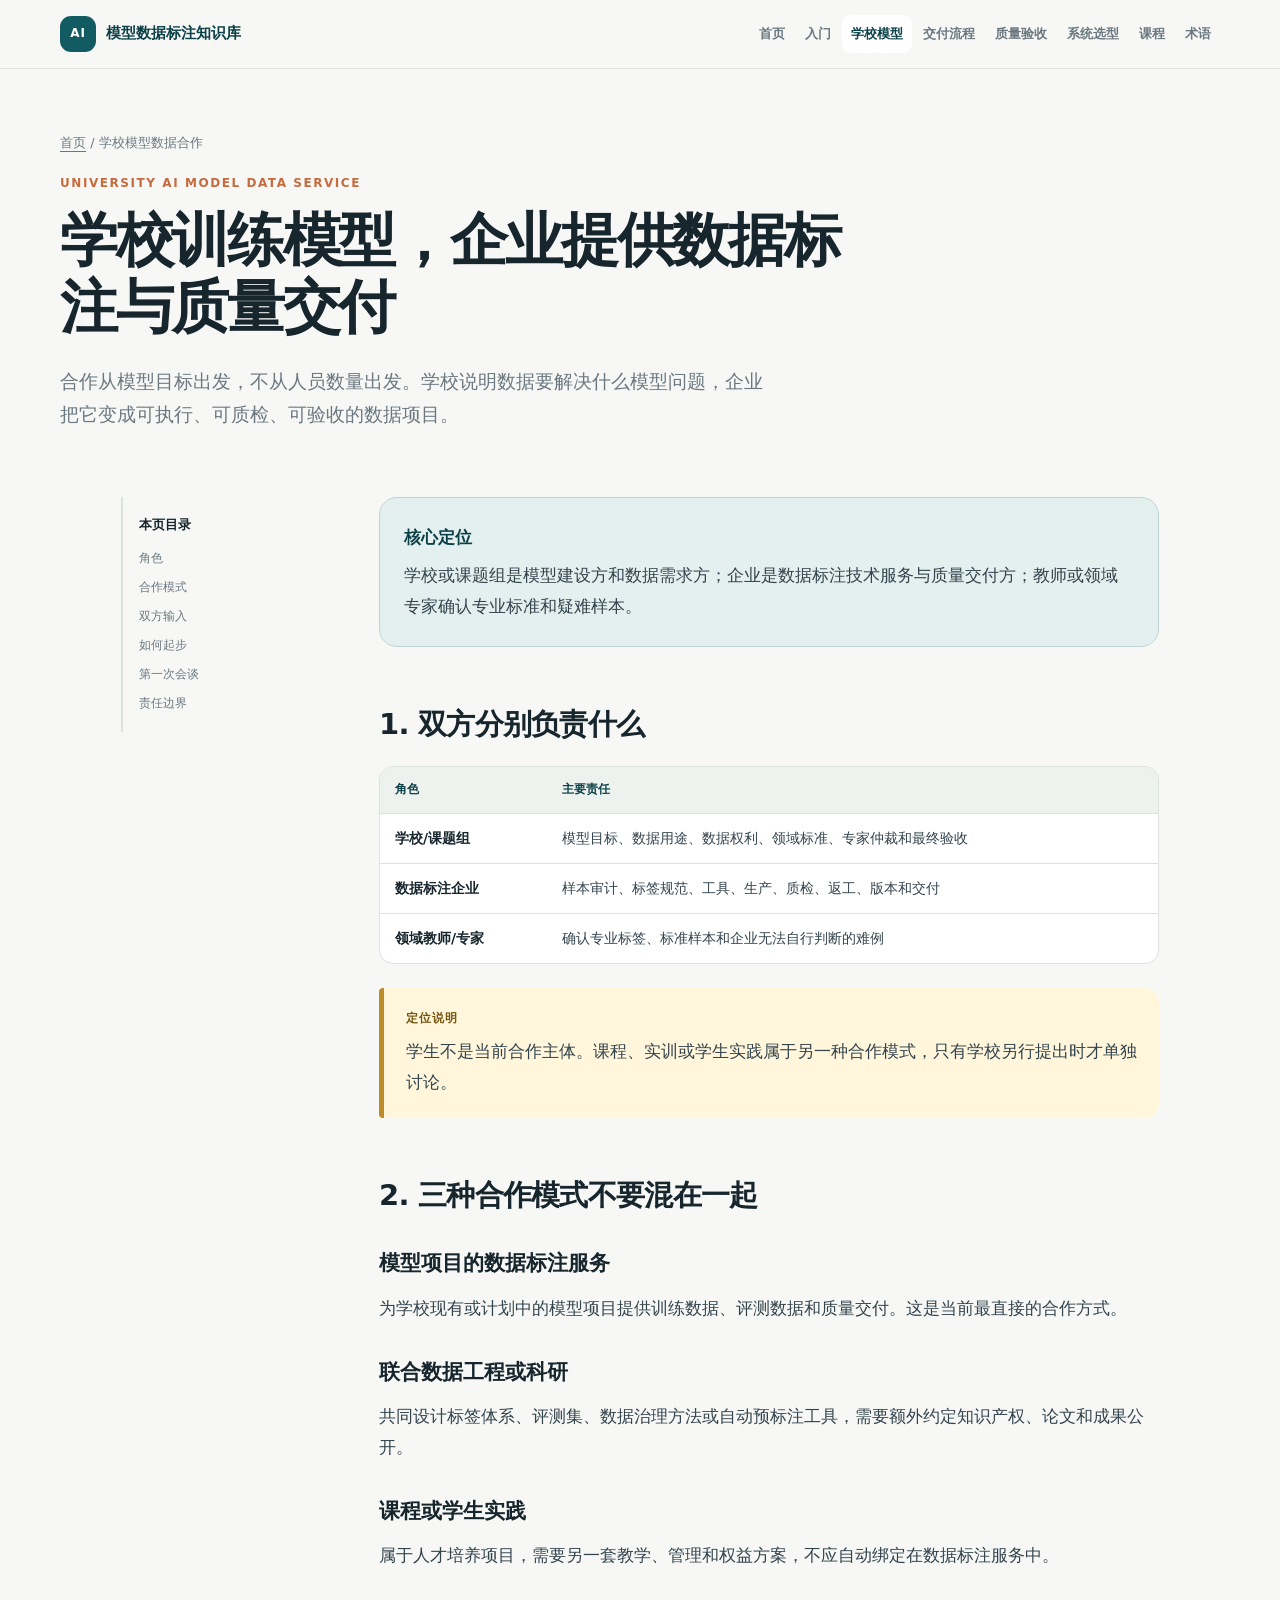
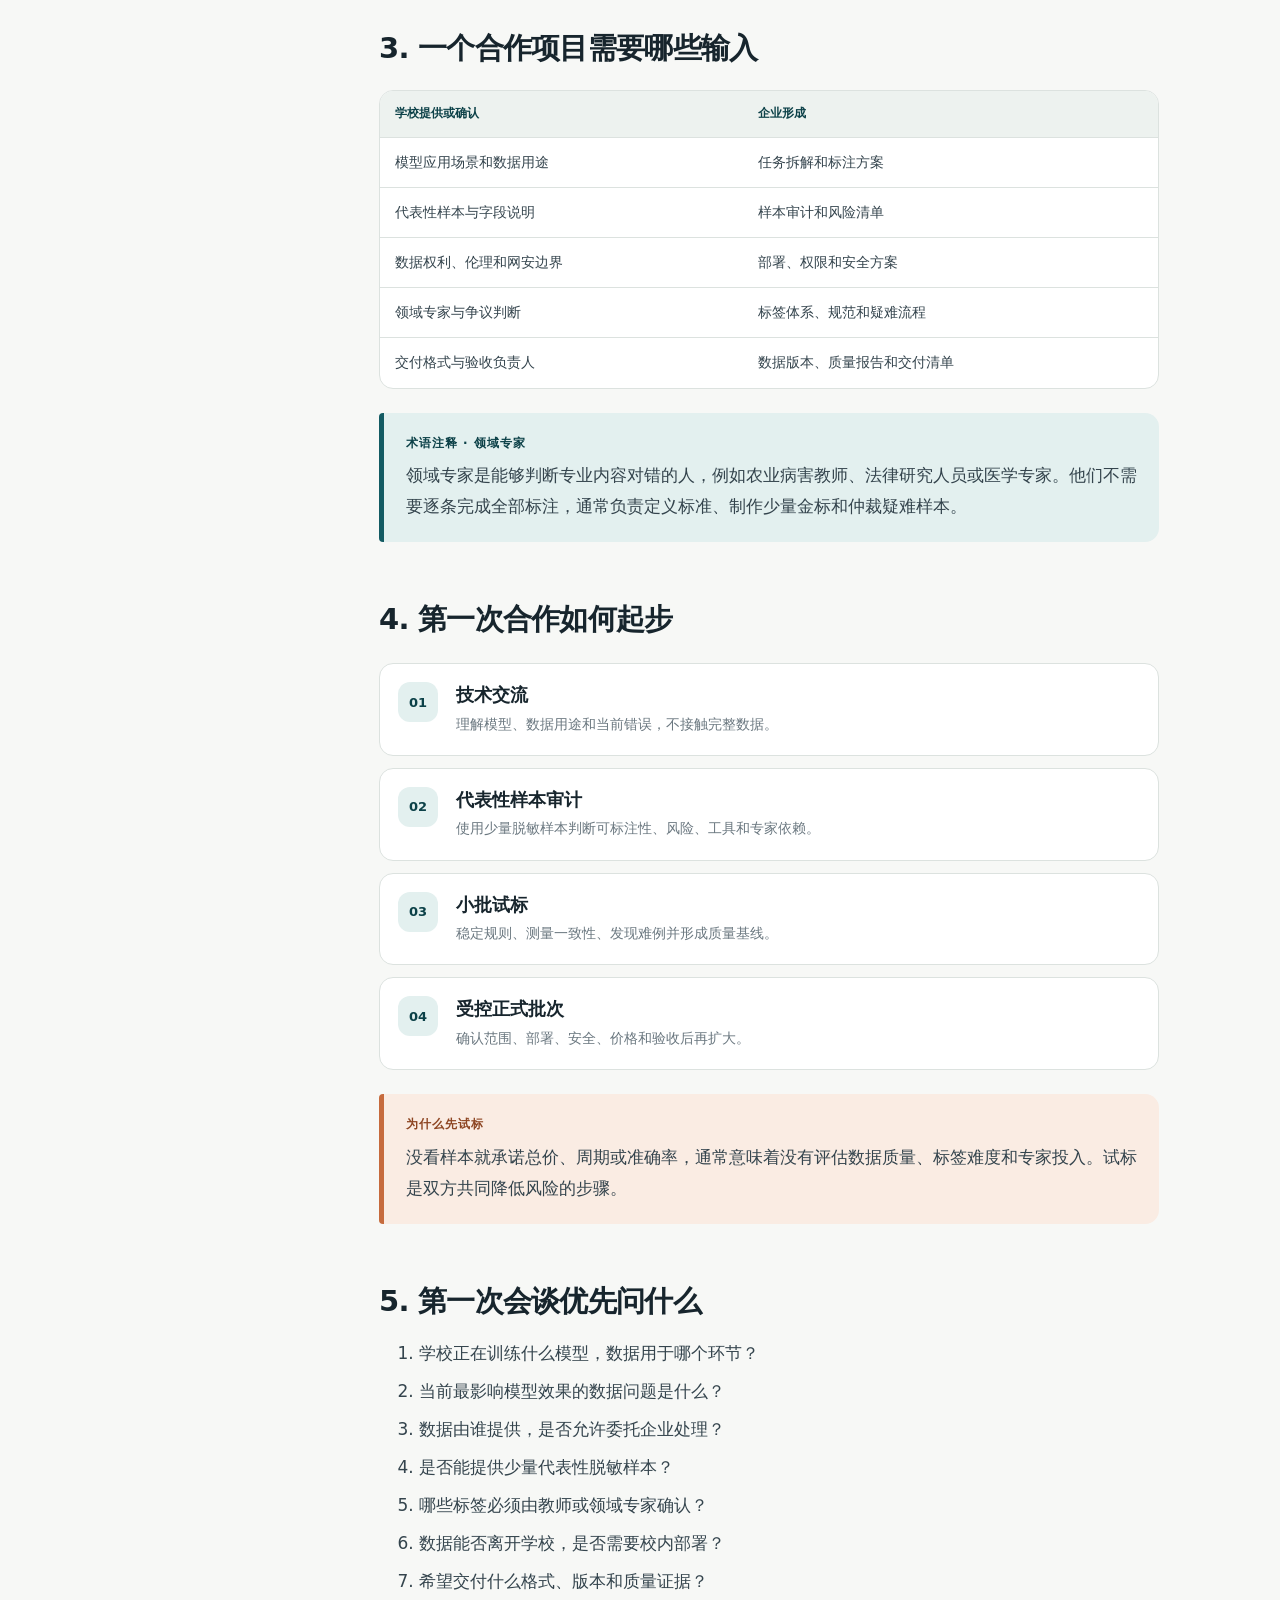
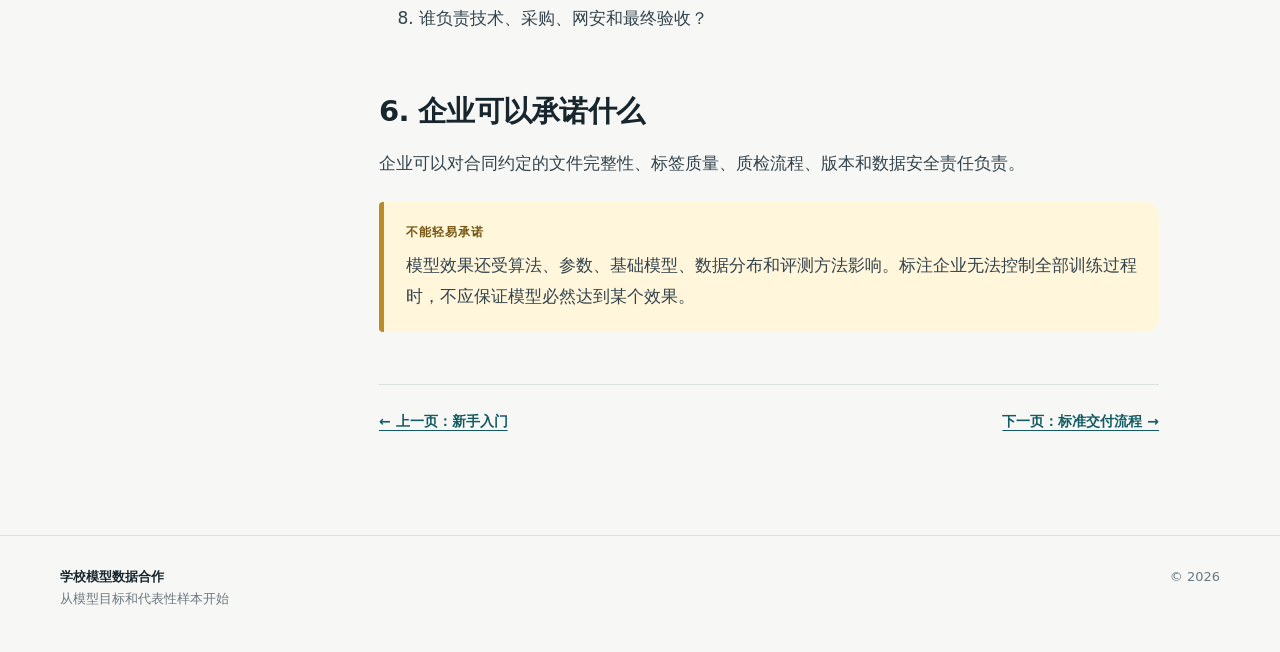
<file: school-model/index.html>
<!doctype html>
<html lang="zh-CN">
<head><meta charset="utf-8"><meta name="viewport" content="width=device-width, initial-scale=1"><meta name="description" content="学校 AI 模型训练项目的数据标注合作方式。"><title>学校模型数据合作｜AI 模型数据标注知识库</title><link rel="stylesheet" href="../assets/site.css"></head>
<body>
  <a class="skip-link" href="#article">跳到正文</a>
  <header class="site-header"><div class="nav-shell"><a class="brand" href="../"><span class="brand-mark">AI</span><span>模型数据标注知识库</span></a><button class="nav-toggle" type="button" data-nav-toggle aria-expanded="false" aria-controls="site-nav">菜单</button><nav class="site-nav" id="site-nav" data-site-nav aria-label="主导航"><a href="../">首页</a><a href="../start/">入门</a><a href="./" aria-current="page">学校模型</a><a href="../workflow/">交付流程</a><a href="../quality/">质量验收</a><a href="../platform/">系统选型</a><a href="../learn/">课程</a><a href="../glossary/">术语</a></nav></div></header>
  <main>
    <section class="shell page-hero"><div class="breadcrumbs"><a href="../">首页</a> / 学校模型数据合作</div><p class="kicker">University AI model data service</p><h1>学校训练模型，企业提供数据标注与质量交付</h1><p class="lead">合作从模型目标出发，不从人员数量出发。学校说明数据要解决什么模型问题，企业把它变成可执行、可质检、可验收的数据项目。</p></section>
    <div class="shell reader">
      <aside class="toc"><strong>本页目录</strong><nav><a href="#roles">角色</a><a href="#modes">合作模式</a><a href="#inputs">双方输入</a><a href="#pilot">如何起步</a><a href="#questions">第一次会谈</a><a href="#boundary">责任边界</a></nav></aside>
      <article class="article" id="article">
        <div class="summary"><strong>核心定位</strong><p>学校或课题组是模型建设方和数据需求方；企业是数据标注技术服务与质量交付方；教师或领域专家确认专业标准和疑难样本。</p></div>

        <h2 id="roles">1. 双方分别负责什么</h2>
        <div class="table-wrap"><table><thead><tr><th>角色</th><th>主要责任</th></tr></thead><tbody><tr><td><strong>学校/课题组</strong></td><td>模型目标、数据用途、数据权利、领域标准、专家仲裁和最终验收</td></tr><tr><td><strong>数据标注企业</strong></td><td>样本审计、标签规范、工具、生产、质检、返工、版本和交付</td></tr><tr><td><strong>领域教师/专家</strong></td><td>确认专业标签、标准样本和企业无法自行判断的难例</td></tr></tbody></table></div>
        <div class="note note-warning"><span class="note-label">定位说明</span><p>学生不是当前合作主体。课程、实训或学生实践属于另一种合作模式，只有学校另行提出时才单独讨论。</p></div>

        <h2 id="modes">2. 三种合作模式不要混在一起</h2>
        <h3>模型项目的数据标注服务</h3><p>为学校现有或计划中的模型项目提供训练数据、评测数据和质量交付。这是当前最直接的合作方式。</p>
        <h3>联合数据工程或科研</h3><p>共同设计标签体系、评测集、数据治理方法或自动预标注工具，需要额外约定知识产权、论文和成果公开。</p>
        <h3>课程或学生实践</h3><p>属于人才培养项目，需要另一套教学、管理和权益方案，不应自动绑定在数据标注服务中。</p>

        <h2 id="inputs">3. 一个合作项目需要哪些输入</h2>
        <div class="table-wrap"><table><thead><tr><th>学校提供或确认</th><th>企业形成</th></tr></thead><tbody><tr><td>模型应用场景和数据用途</td><td>任务拆解和标注方案</td></tr><tr><td>代表性样本与字段说明</td><td>样本审计和风险清单</td></tr><tr><td>数据权利、伦理和网安边界</td><td>部署、权限和安全方案</td></tr><tr><td>领域专家与争议判断</td><td>标签体系、规范和疑难流程</td></tr><tr><td>交付格式与验收负责人</td><td>数据版本、质量报告和交付清单</td></tr></tbody></table></div>
        <div class="note"><span class="note-label">术语注释 · 领域专家</span><p>领域专家是能够判断专业内容对错的人，例如农业病害教师、法律研究人员或医学专家。他们不需要逐条完成全部标注，通常负责定义标准、制作少量金标和仲裁疑难样本。</p></div>

        <h2 id="pilot">4. 第一次合作如何起步</h2>
        <div class="steps">
          <div class="step"><span class="step-no">01</span><div><h3>技术交流</h3><p>理解模型、数据用途和当前错误，不接触完整数据。</p></div></div>
          <div class="step"><span class="step-no">02</span><div><h3>代表性样本审计</h3><p>使用少量脱敏样本判断可标注性、风险、工具和专家依赖。</p></div></div>
          <div class="step"><span class="step-no">03</span><div><h3>小批试标</h3><p>稳定规则、测量一致性、发现难例并形成质量基线。</p></div></div>
          <div class="step"><span class="step-no">04</span><div><h3>受控正式批次</h3><p>确认范围、部署、安全、价格和验收后再扩大。</p></div></div>
        </div>
        <div class="note note-why"><span class="note-label">为什么先试标</span><p>没看样本就承诺总价、周期或准确率，通常意味着没有评估数据质量、标签难度和专家投入。试标是双方共同降低风险的步骤。</p></div>

        <h2 id="questions">5. 第一次会谈优先问什么</h2>
        <ol><li>学校正在训练什么模型，数据用于哪个环节？</li><li>当前最影响模型效果的数据问题是什么？</li><li>数据由谁提供，是否允许委托企业处理？</li><li>是否能提供少量代表性脱敏样本？</li><li>哪些标签必须由教师或领域专家确认？</li><li>数据能否离开学校，是否需要校内部署？</li><li>希望交付什么格式、版本和质量证据？</li><li>谁负责技术、采购、网安和最终验收？</li></ol>

        <h2 id="boundary">6. 企业可以承诺什么</h2>
        <p>企业可以对合同约定的文件完整性、标签质量、质检流程、版本和数据安全责任负责。</p>
        <div class="note note-warning"><span class="note-label">不能轻易承诺</span><p>模型效果还受算法、参数、基础模型、数据分布和评测方法影响。标注企业无法控制全部训练过程时，不应保证模型必然达到某个效果。</p></div>
        <div class="next-links"><a href="../start/">← 上一页：新手入门</a><a href="../workflow/">下一页：标准交付流程 →</a></div>
      </article>
    </div>
  </main>
  <footer class="site-footer"><div class="shell footer-shell"><div><strong>学校模型数据合作</strong><br>从模型目标和代表性样本开始</div><div>© <span data-current-year>2026</span></div></div></footer><script src="../assets/site.js"></script>
</body></html>
</file>
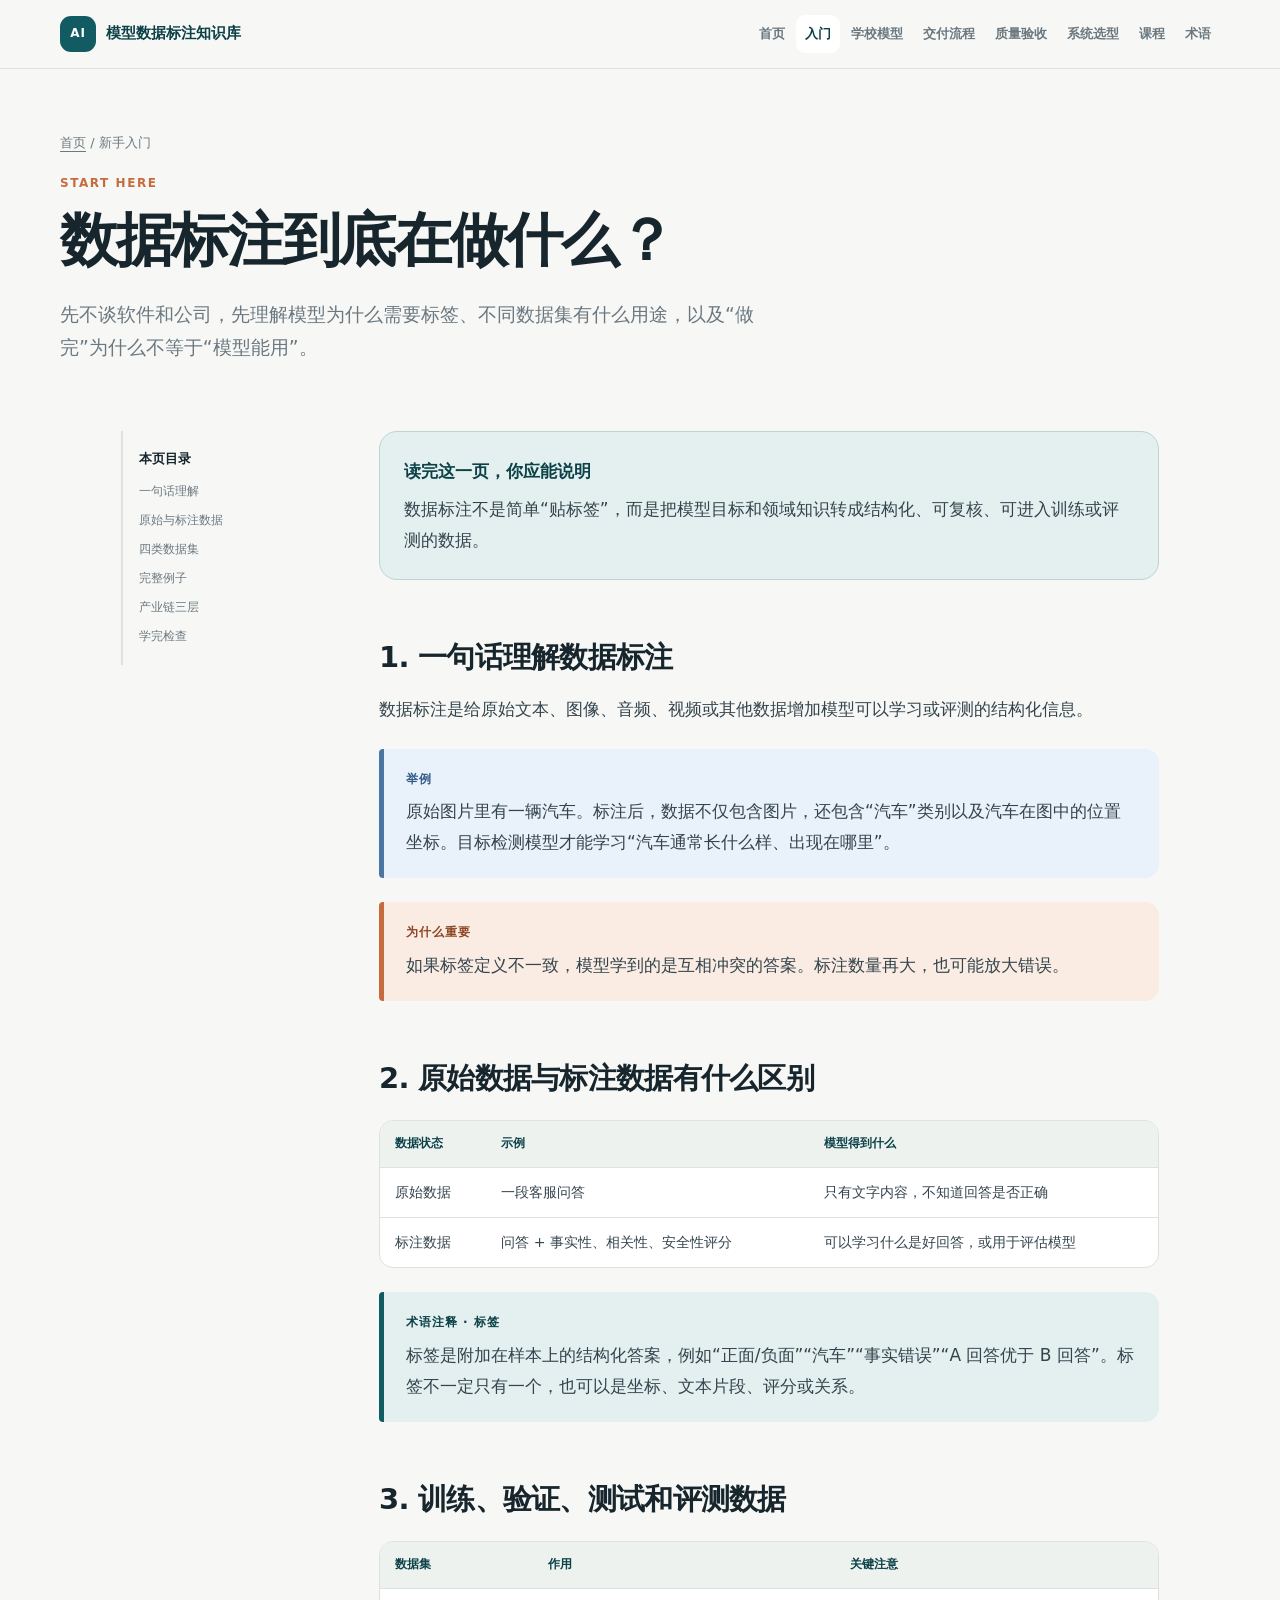
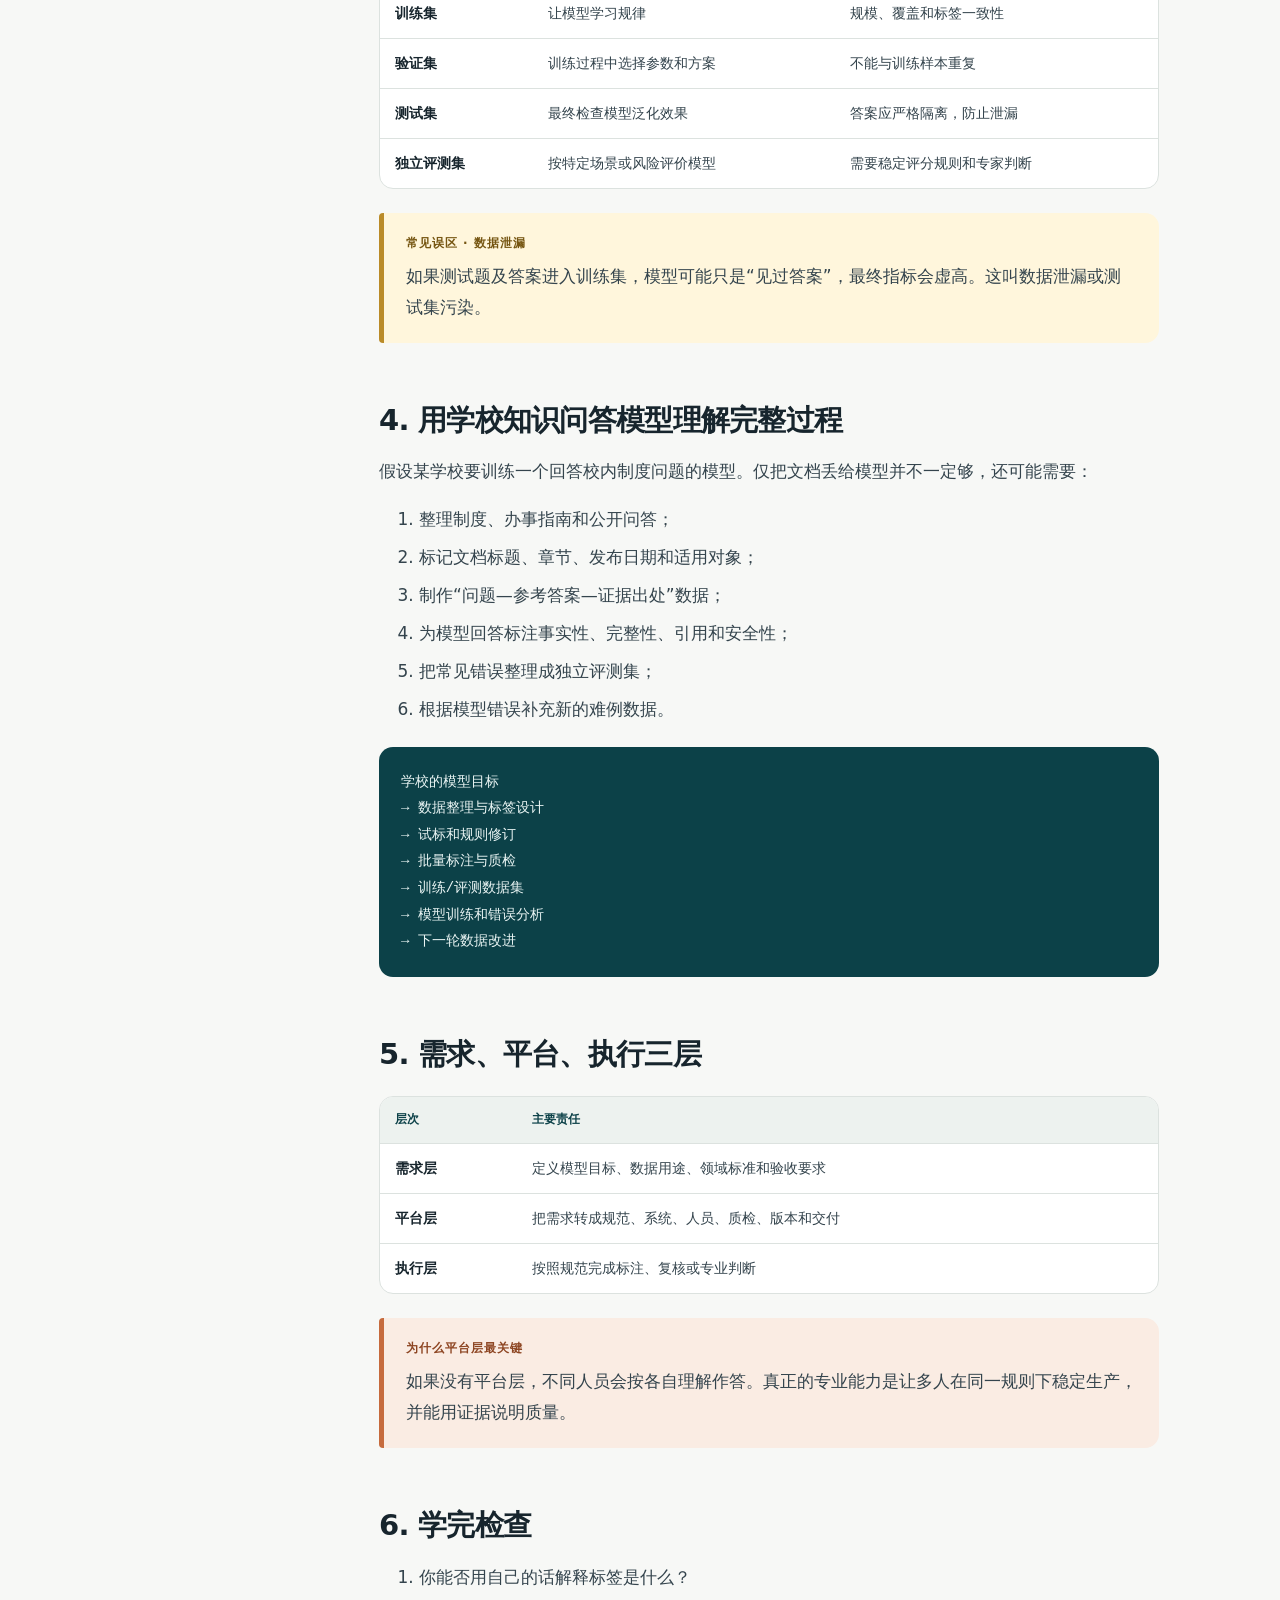
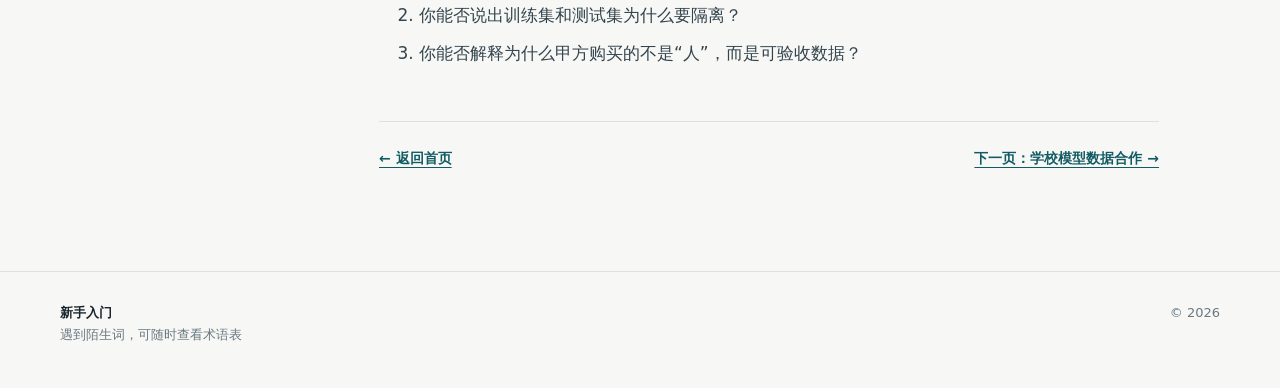
<file: start/index.html>
<!doctype html>
<html lang="zh-CN">
<head>
  <meta charset="utf-8"><meta name="viewport" content="width=device-width, initial-scale=1">
  <meta name="description" content="数据标注新手入门：原始数据、标签、训练集和评测集。">
  <title>新手入门｜AI 模型数据标注知识库</title><link rel="stylesheet" href="../assets/site.css">
</head>
<body>
  <a class="skip-link" href="#article">跳到正文</a>
  <header class="site-header"><div class="nav-shell"><a class="brand" href="../"><span class="brand-mark">AI</span><span>模型数据标注知识库</span></a><button class="nav-toggle" type="button" data-nav-toggle aria-expanded="false" aria-controls="site-nav">菜单</button><nav class="site-nav" id="site-nav" data-site-nav aria-label="主导航"><a href="../">首页</a><a href="./" aria-current="page">入门</a><a href="../school-model/">学校模型</a><a href="../workflow/">交付流程</a><a href="../quality/">质量验收</a><a href="../platform/">系统选型</a><a href="../learn/">课程</a><a href="../glossary/">术语</a></nav></div></header>
  <main>
    <section class="shell page-hero"><div class="breadcrumbs"><a href="../">首页</a> / 新手入门</div><p class="kicker">Start here</p><h1>数据标注到底在做什么？</h1><p class="lead">先不谈软件和公司，先理解模型为什么需要标签、不同数据集有什么用途，以及“做完”为什么不等于“模型能用”。</p></section>
    <div class="shell reader">
      <aside class="toc"><strong>本页目录</strong><nav><a href="#one">一句话理解</a><a href="#raw">原始与标注数据</a><a href="#dataset">四类数据集</a><a href="#example">完整例子</a><a href="#chain">产业链三层</a><a href="#check">学完检查</a></nav></aside>
      <article class="article" id="article">
        <div class="summary"><strong>读完这一页，你应能说明</strong><p>数据标注不是简单“贴标签”，而是把模型目标和领域知识转成结构化、可复核、可进入训练或评测的数据。</p></div>

        <h2 id="one">1. 一句话理解数据标注</h2>
        <p>数据标注是给原始文本、图像、音频、视频或其他数据增加模型可以学习或评测的结构化信息。</p>
        <div class="note note-example"><span class="note-label">举例</span><p>原始图片里有一辆汽车。标注后，数据不仅包含图片，还包含“汽车”类别以及汽车在图中的位置坐标。目标检测模型才能学习“汽车通常长什么样、出现在哪里”。</p></div>
        <div class="note note-why"><span class="note-label">为什么重要</span><p>如果标签定义不一致，模型学到的是互相冲突的答案。标注数量再大，也可能放大错误。</p></div>

        <h2 id="raw">2. 原始数据与标注数据有什么区别</h2>
        <div class="table-wrap"><table><thead><tr><th>数据状态</th><th>示例</th><th>模型得到什么</th></tr></thead><tbody><tr><td>原始数据</td><td>一段客服问答</td><td>只有文字内容，不知道回答是否正确</td></tr><tr><td>标注数据</td><td>问答 + 事实性、相关性、安全性评分</td><td>可以学习什么是好回答，或用于评估模型</td></tr></tbody></table></div>
        <div class="note"><span class="note-label">术语注释 · 标签</span><p>标签是附加在样本上的结构化答案，例如“正面/负面”“汽车”“事实错误”“A 回答优于 B 回答”。标签不一定只有一个，也可以是坐标、文本片段、评分或关系。</p></div>

        <h2 id="dataset">3. 训练、验证、测试和评测数据</h2>
        <div class="table-wrap"><table><thead><tr><th>数据集</th><th>作用</th><th>关键注意</th></tr></thead><tbody><tr><td><strong>训练集</strong></td><td>让模型学习规律</td><td>规模、覆盖和标签一致性</td></tr><tr><td><strong>验证集</strong></td><td>训练过程中选择参数和方案</td><td>不能与训练样本重复</td></tr><tr><td><strong>测试集</strong></td><td>最终检查模型泛化效果</td><td>答案应严格隔离，防止泄漏</td></tr><tr><td><strong>独立评测集</strong></td><td>按特定场景或风险评价模型</td><td>需要稳定评分规则和专家判断</td></tr></tbody></table></div>
        <div class="note note-warning"><span class="note-label">常见误区 · 数据泄漏</span><p>如果测试题及答案进入训练集，模型可能只是“见过答案”，最终指标会虚高。这叫数据泄漏或测试集污染。</p></div>

        <h2 id="example">4. 用学校知识问答模型理解完整过程</h2>
        <p>假设某学校要训练一个回答校内制度问题的模型。仅把文档丢给模型并不一定够，还可能需要：</p>
        <ol><li>整理制度、办事指南和公开问答；</li><li>标记文档标题、章节、发布日期和适用对象；</li><li>制作“问题—参考答案—证据出处”数据；</li><li>为模型回答标注事实性、完整性、引用和安全性；</li><li>把常见错误整理成独立评测集；</li><li>根据模型错误补充新的难例数据。</li></ol>
        <pre class="flow-code">学校的模型目标
→ 数据整理与标签设计
→ 试标和规则修订
→ 批量标注与质检
→ 训练/评测数据集
→ 模型训练和错误分析
→ 下一轮数据改进</pre>

        <h2 id="chain">5. 需求、平台、执行三层</h2>
        <div class="table-wrap"><table><thead><tr><th>层次</th><th>主要责任</th></tr></thead><tbody><tr><td><strong>需求层</strong></td><td>定义模型目标、数据用途、领域标准和验收要求</td></tr><tr><td><strong>平台层</strong></td><td>把需求转成规范、系统、人员、质检、版本和交付</td></tr><tr><td><strong>执行层</strong></td><td>按照规范完成标注、复核或专业判断</td></tr></tbody></table></div>
        <div class="note note-why"><span class="note-label">为什么平台层最关键</span><p>如果没有平台层，不同人员会按各自理解作答。真正的专业能力是让多人在同一规则下稳定生产，并能用证据说明质量。</p></div>

        <h2 id="check">6. 学完检查</h2>
        <ol><li>你能否用自己的话解释标签是什么？</li><li>你能否说出训练集和测试集为什么要隔离？</li><li>你能否解释为什么甲方购买的不是“人”，而是可验收数据？</li></ol>
        <div class="next-links"><a href="../">← 返回首页</a><a href="../school-model/">下一页：学校模型数据合作 →</a></div>
      </article>
    </div>
  </main>
  <footer class="site-footer"><div class="shell footer-shell"><div><strong>新手入门</strong><br>遇到陌生词，可随时查看术语表</div><div>© <span data-current-year>2026</span></div></div></footer><script src="../assets/site.js"></script>
</body></html>
</file>
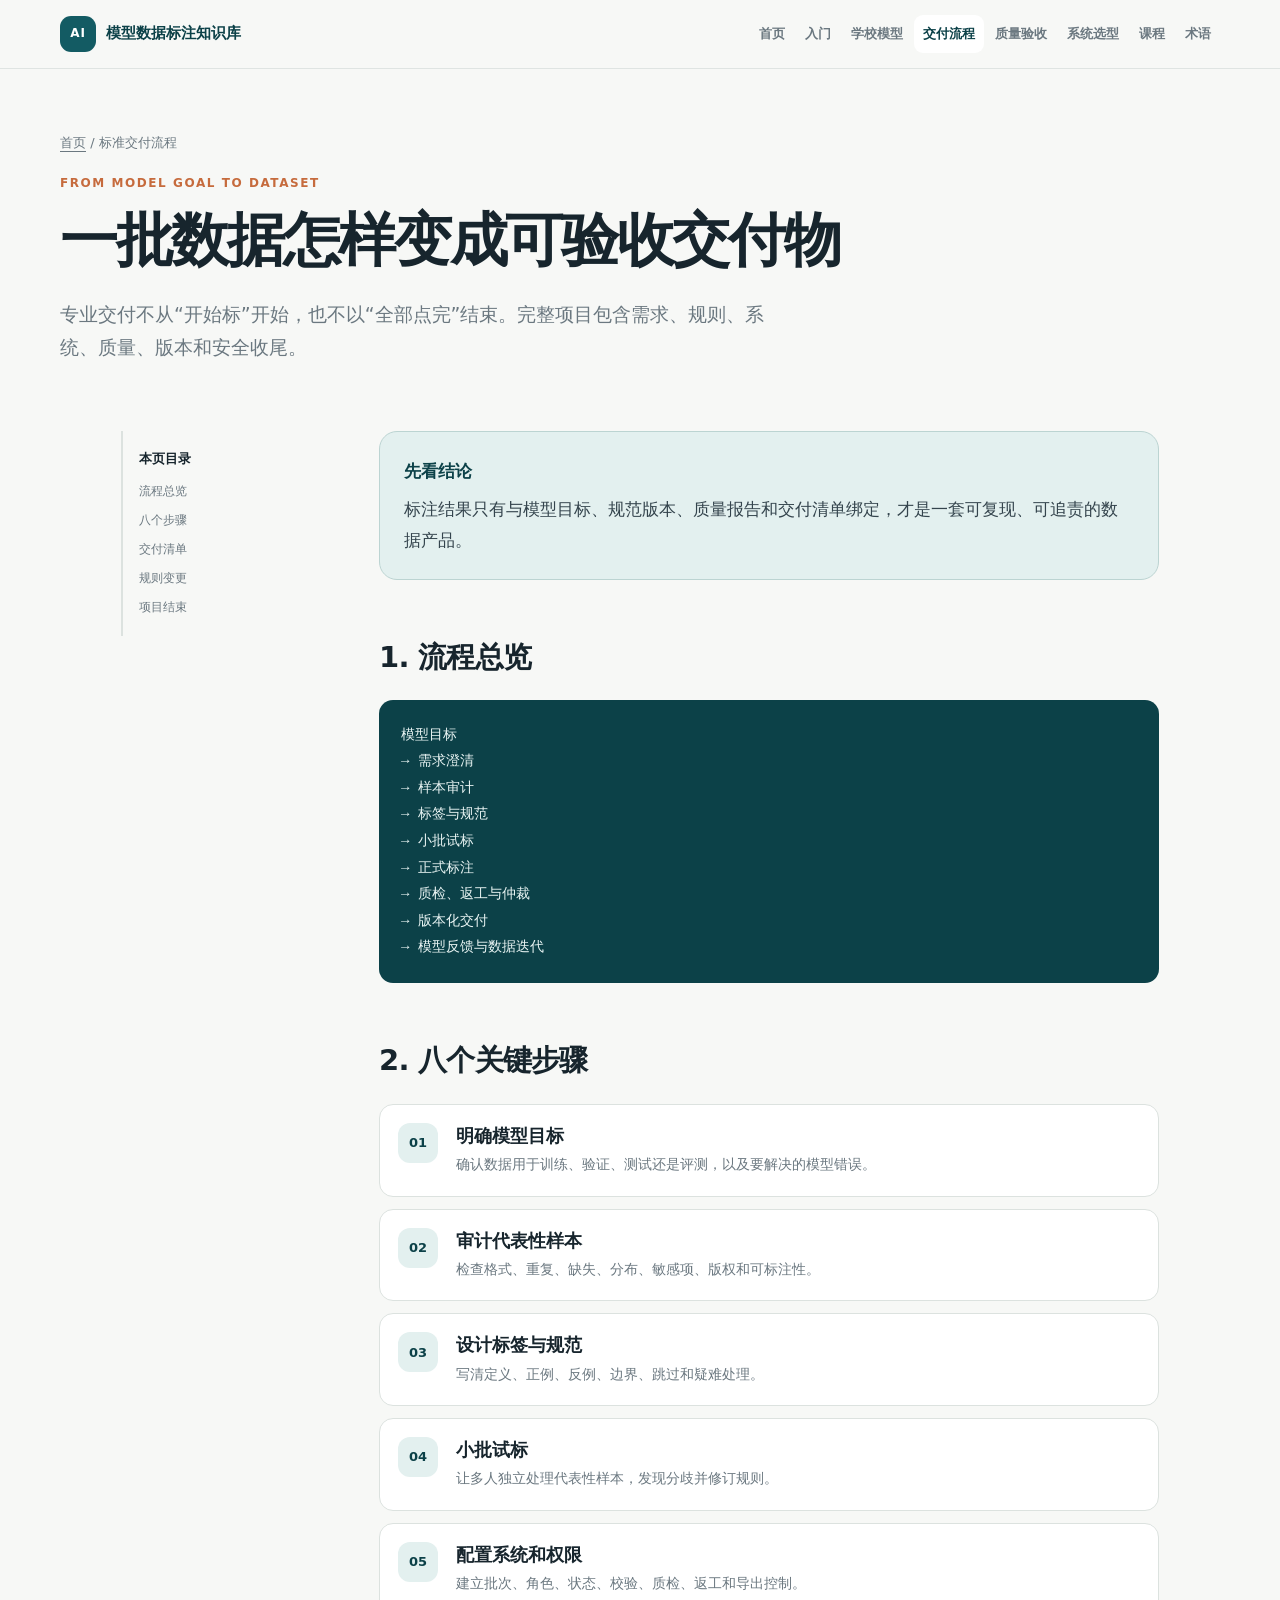
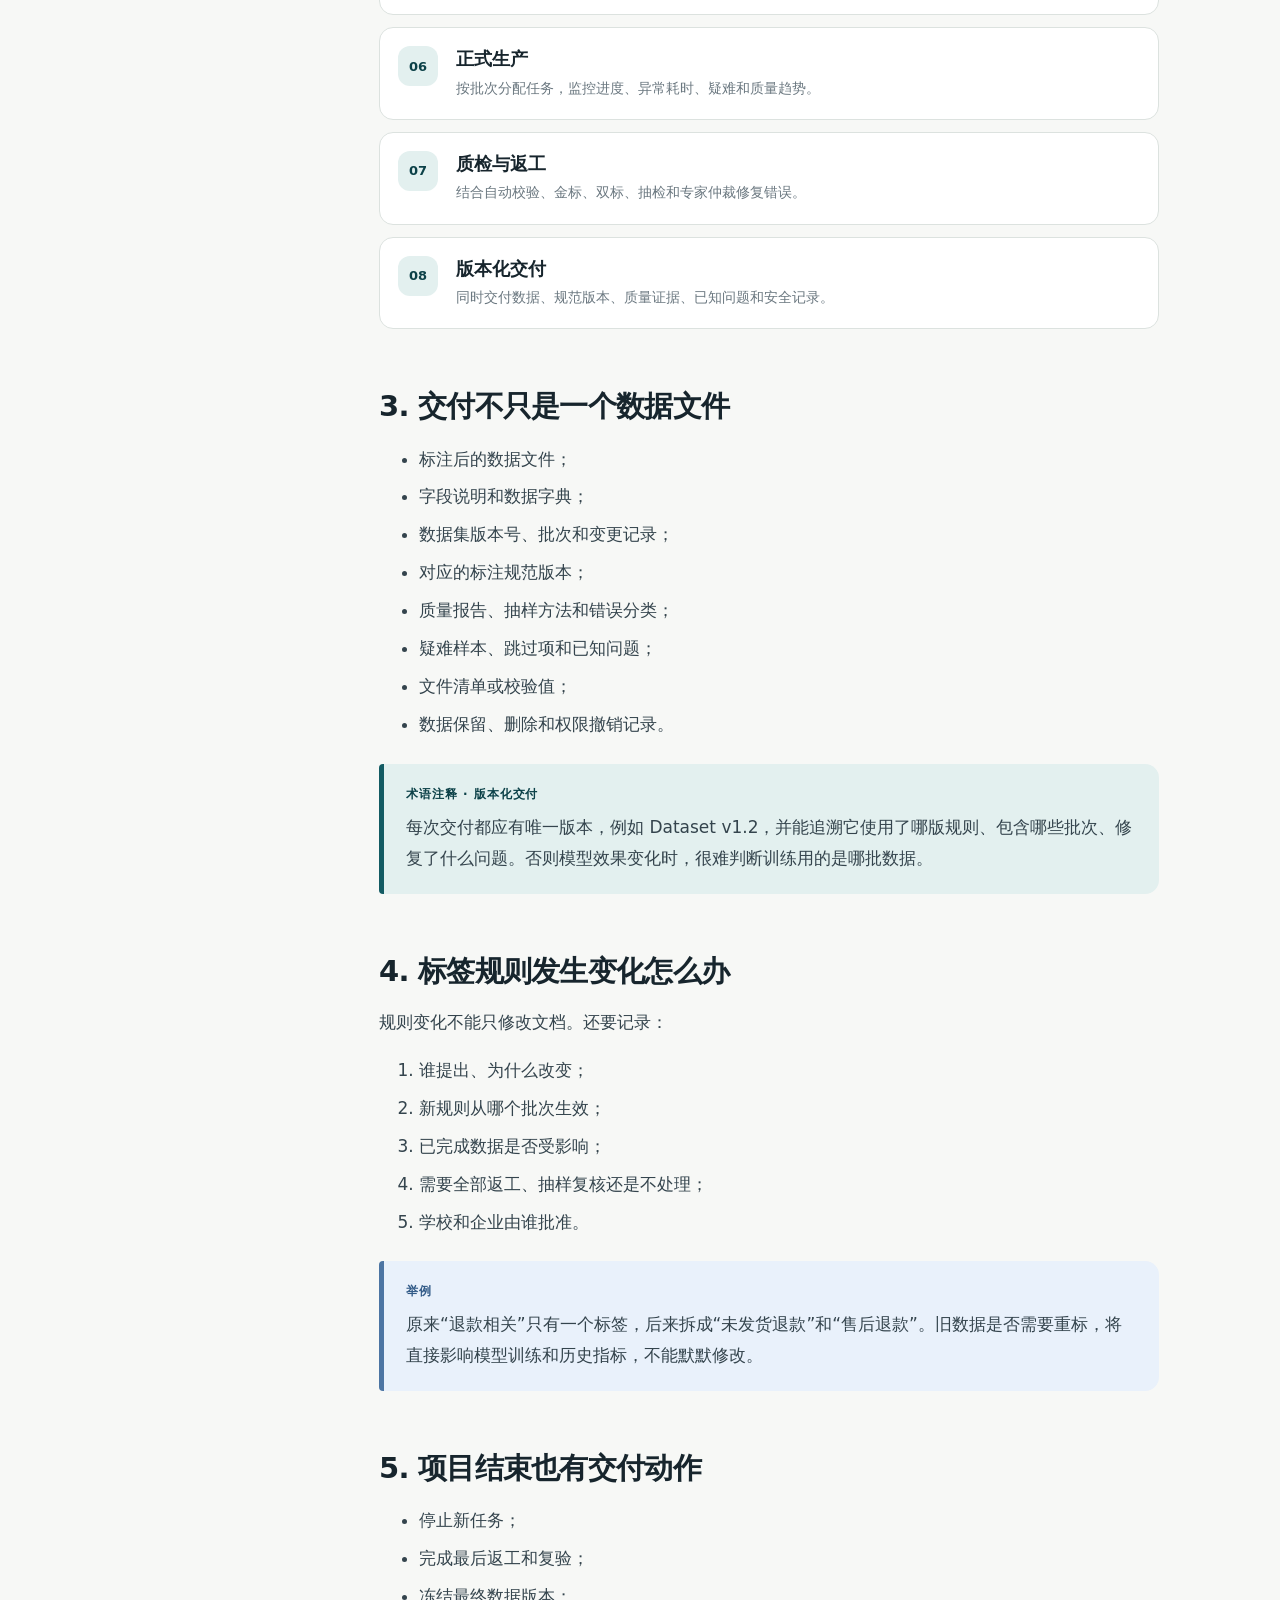
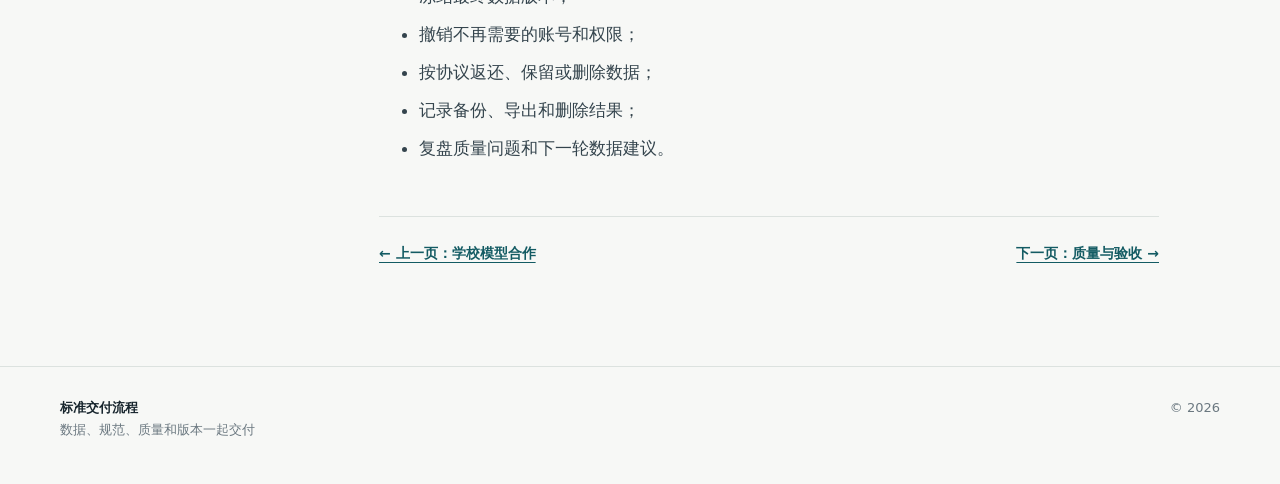
<file: workflow/index.html>
<!doctype html>
<html lang="zh-CN">
<head><meta charset="utf-8"><meta name="viewport" content="width=device-width, initial-scale=1"><meta name="description" content="数据标注项目从需求到版本交付的标准流程。"><title>标准交付流程｜AI 模型数据标注知识库</title><link rel="stylesheet" href="../assets/site.css"></head>
<body>
  <a class="skip-link" href="#article">跳到正文</a>
  <header class="site-header"><div class="nav-shell"><a class="brand" href="../"><span class="brand-mark">AI</span><span>模型数据标注知识库</span></a><button class="nav-toggle" type="button" data-nav-toggle aria-expanded="false" aria-controls="site-nav">菜单</button><nav class="site-nav" id="site-nav" data-site-nav aria-label="主导航"><a href="../">首页</a><a href="../start/">入门</a><a href="../school-model/">学校模型</a><a href="./" aria-current="page">交付流程</a><a href="../quality/">质量验收</a><a href="../platform/">系统选型</a><a href="../learn/">课程</a><a href="../glossary/">术语</a></nav></div></header>
  <main>
    <section class="shell page-hero"><div class="breadcrumbs"><a href="../">首页</a> / 标准交付流程</div><p class="kicker">From model goal to dataset</p><h1>一批数据怎样变成可验收交付物</h1><p class="lead">专业交付不从“开始标”开始，也不以“全部点完”结束。完整项目包含需求、规则、系统、质量、版本和安全收尾。</p></section>
    <div class="shell reader">
      <aside class="toc"><strong>本页目录</strong><nav><a href="#overview">流程总览</a><a href="#steps">八个步骤</a><a href="#deliverables">交付清单</a><a href="#changes">规则变更</a><a href="#finish">项目结束</a></nav></aside>
      <article class="article" id="article">
        <div class="summary"><strong>先看结论</strong><p>标注结果只有与模型目标、规范版本、质量报告和交付清单绑定，才是一套可复现、可追责的数据产品。</p></div>

        <h2 id="overview">1. 流程总览</h2>
        <pre class="flow-code">模型目标
→ 需求澄清
→ 样本审计
→ 标签与规范
→ 小批试标
→ 正式标注
→ 质检、返工与仲裁
→ 版本化交付
→ 模型反馈与数据迭代</pre>

        <h2 id="steps">2. 八个关键步骤</h2>
        <div class="steps">
          <div class="step"><span class="step-no">01</span><div><h3>明确模型目标</h3><p>确认数据用于训练、验证、测试还是评测，以及要解决的模型错误。</p></div></div>
          <div class="step"><span class="step-no">02</span><div><h3>审计代表性样本</h3><p>检查格式、重复、缺失、分布、敏感项、版权和可标注性。</p></div></div>
          <div class="step"><span class="step-no">03</span><div><h3>设计标签与规范</h3><p>写清定义、正例、反例、边界、跳过和疑难处理。</p></div></div>
          <div class="step"><span class="step-no">04</span><div><h3>小批试标</h3><p>让多人独立处理代表性样本，发现分歧并修订规则。</p></div></div>
          <div class="step"><span class="step-no">05</span><div><h3>配置系统和权限</h3><p>建立批次、角色、状态、校验、质检、返工和导出控制。</p></div></div>
          <div class="step"><span class="step-no">06</span><div><h3>正式生产</h3><p>按批次分配任务，监控进度、异常耗时、疑难和质量趋势。</p></div></div>
          <div class="step"><span class="step-no">07</span><div><h3>质检与返工</h3><p>结合自动校验、金标、双标、抽检和专家仲裁修复错误。</p></div></div>
          <div class="step"><span class="step-no">08</span><div><h3>版本化交付</h3><p>同时交付数据、规范版本、质量证据、已知问题和安全记录。</p></div></div>
        </div>

        <h2 id="deliverables">3. 交付不只是一个数据文件</h2>
        <ul><li>标注后的数据文件；</li><li>字段说明和数据字典；</li><li>数据集版本号、批次和变更记录；</li><li>对应的标注规范版本；</li><li>质量报告、抽样方法和错误分类；</li><li>疑难样本、跳过项和已知问题；</li><li>文件清单或校验值；</li><li>数据保留、删除和权限撤销记录。</li></ul>
        <div class="note"><span class="note-label">术语注释 · 版本化交付</span><p>每次交付都应有唯一版本，例如 Dataset v1.2，并能追溯它使用了哪版规则、包含哪些批次、修复了什么问题。否则模型效果变化时，很难判断训练用的是哪批数据。</p></div>

        <h2 id="changes">4. 标签规则发生变化怎么办</h2>
        <p>规则变化不能只修改文档。还要记录：</p><ol><li>谁提出、为什么改变；</li><li>新规则从哪个批次生效；</li><li>已完成数据是否受影响；</li><li>需要全部返工、抽样复核还是不处理；</li><li>学校和企业由谁批准。</li></ol>
        <div class="note note-example"><span class="note-label">举例</span><p>原来“退款相关”只有一个标签，后来拆成“未发货退款”和“售后退款”。旧数据是否需要重标，将直接影响模型训练和历史指标，不能默默修改。</p></div>

        <h2 id="finish">5. 项目结束也有交付动作</h2>
        <ul><li>停止新任务；</li><li>完成最后返工和复验；</li><li>冻结最终数据版本；</li><li>撤销不再需要的账号和权限；</li><li>按协议返还、保留或删除数据；</li><li>记录备份、导出和删除结果；</li><li>复盘质量问题和下一轮数据建议。</li></ul>
        <div class="next-links"><a href="../school-model/">← 上一页：学校模型合作</a><a href="../quality/">下一页：质量与验收 →</a></div>
      </article>
    </div>
  </main>
  <footer class="site-footer"><div class="shell footer-shell"><div><strong>标准交付流程</strong><br>数据、规范、质量和版本一起交付</div><div>© <span data-current-year>2026</span></div></div></footer><script src="../assets/site.js"></script>
</body></html>
</file>
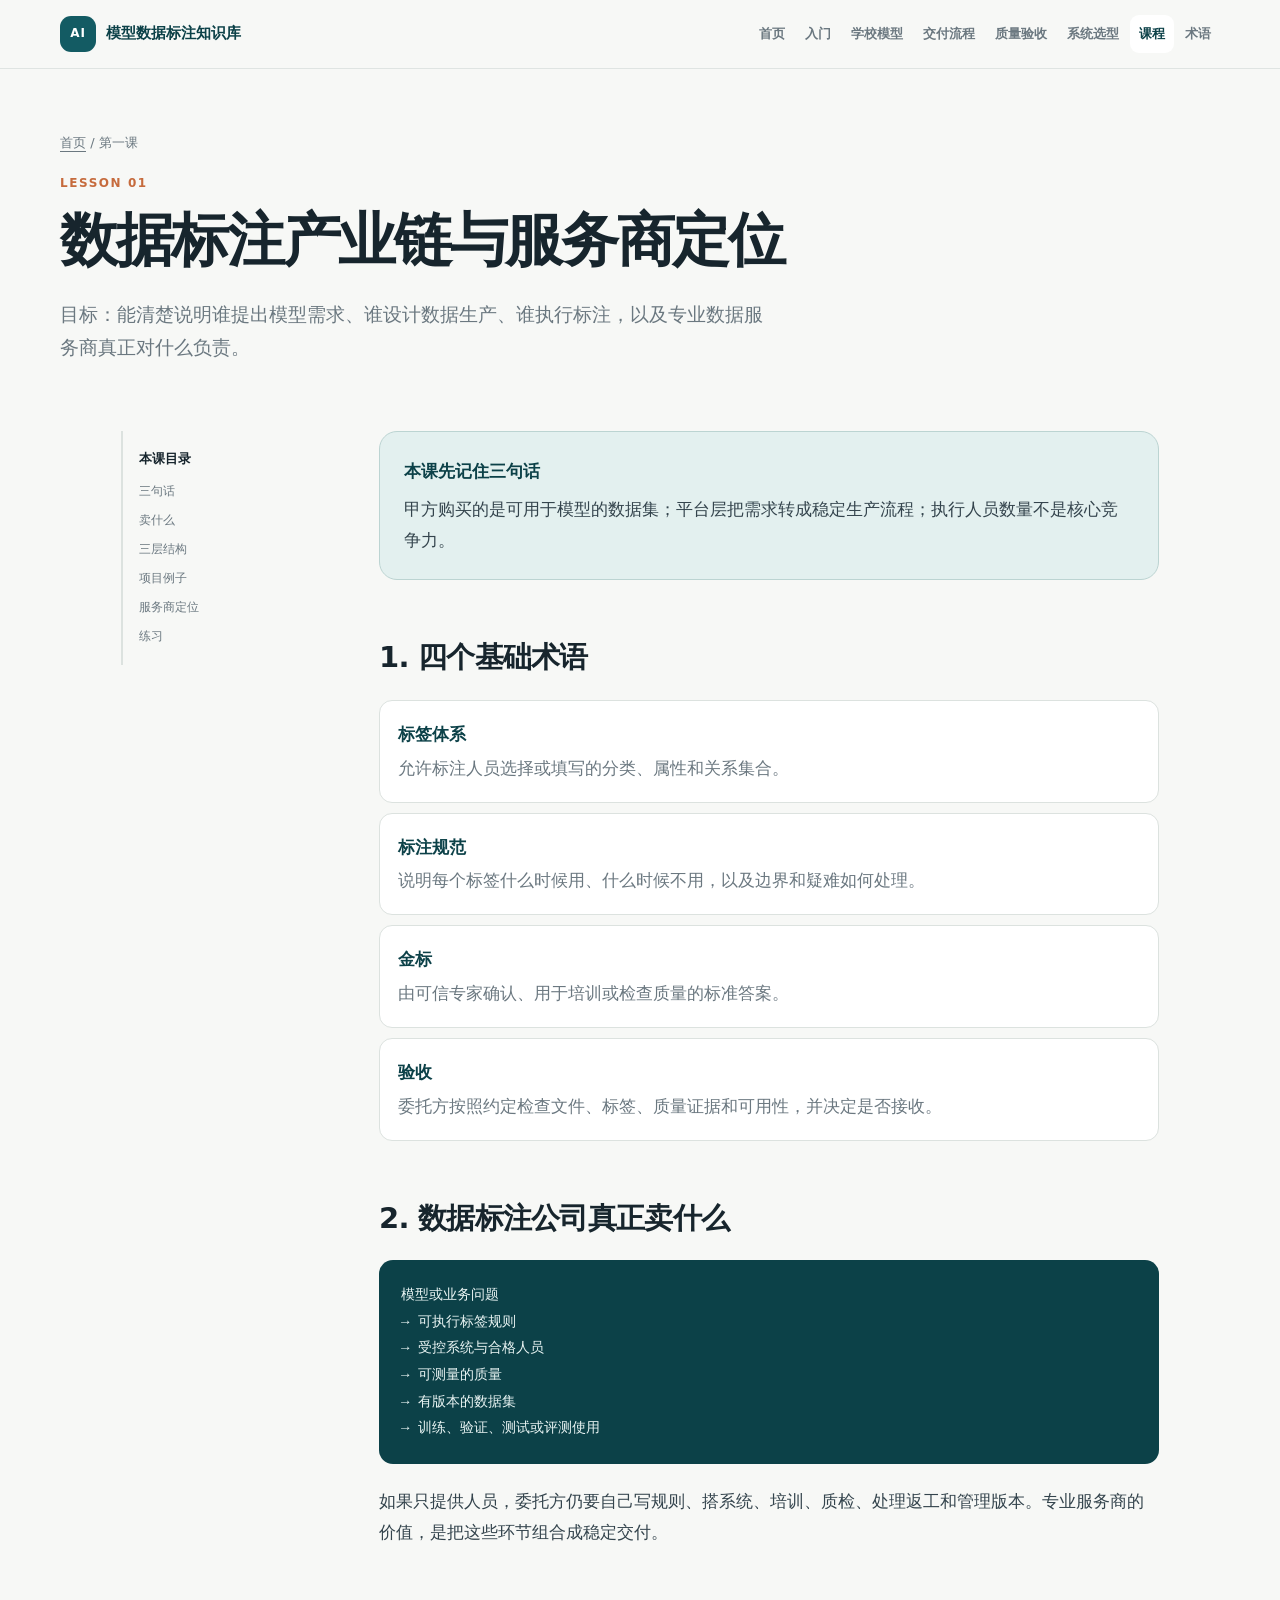
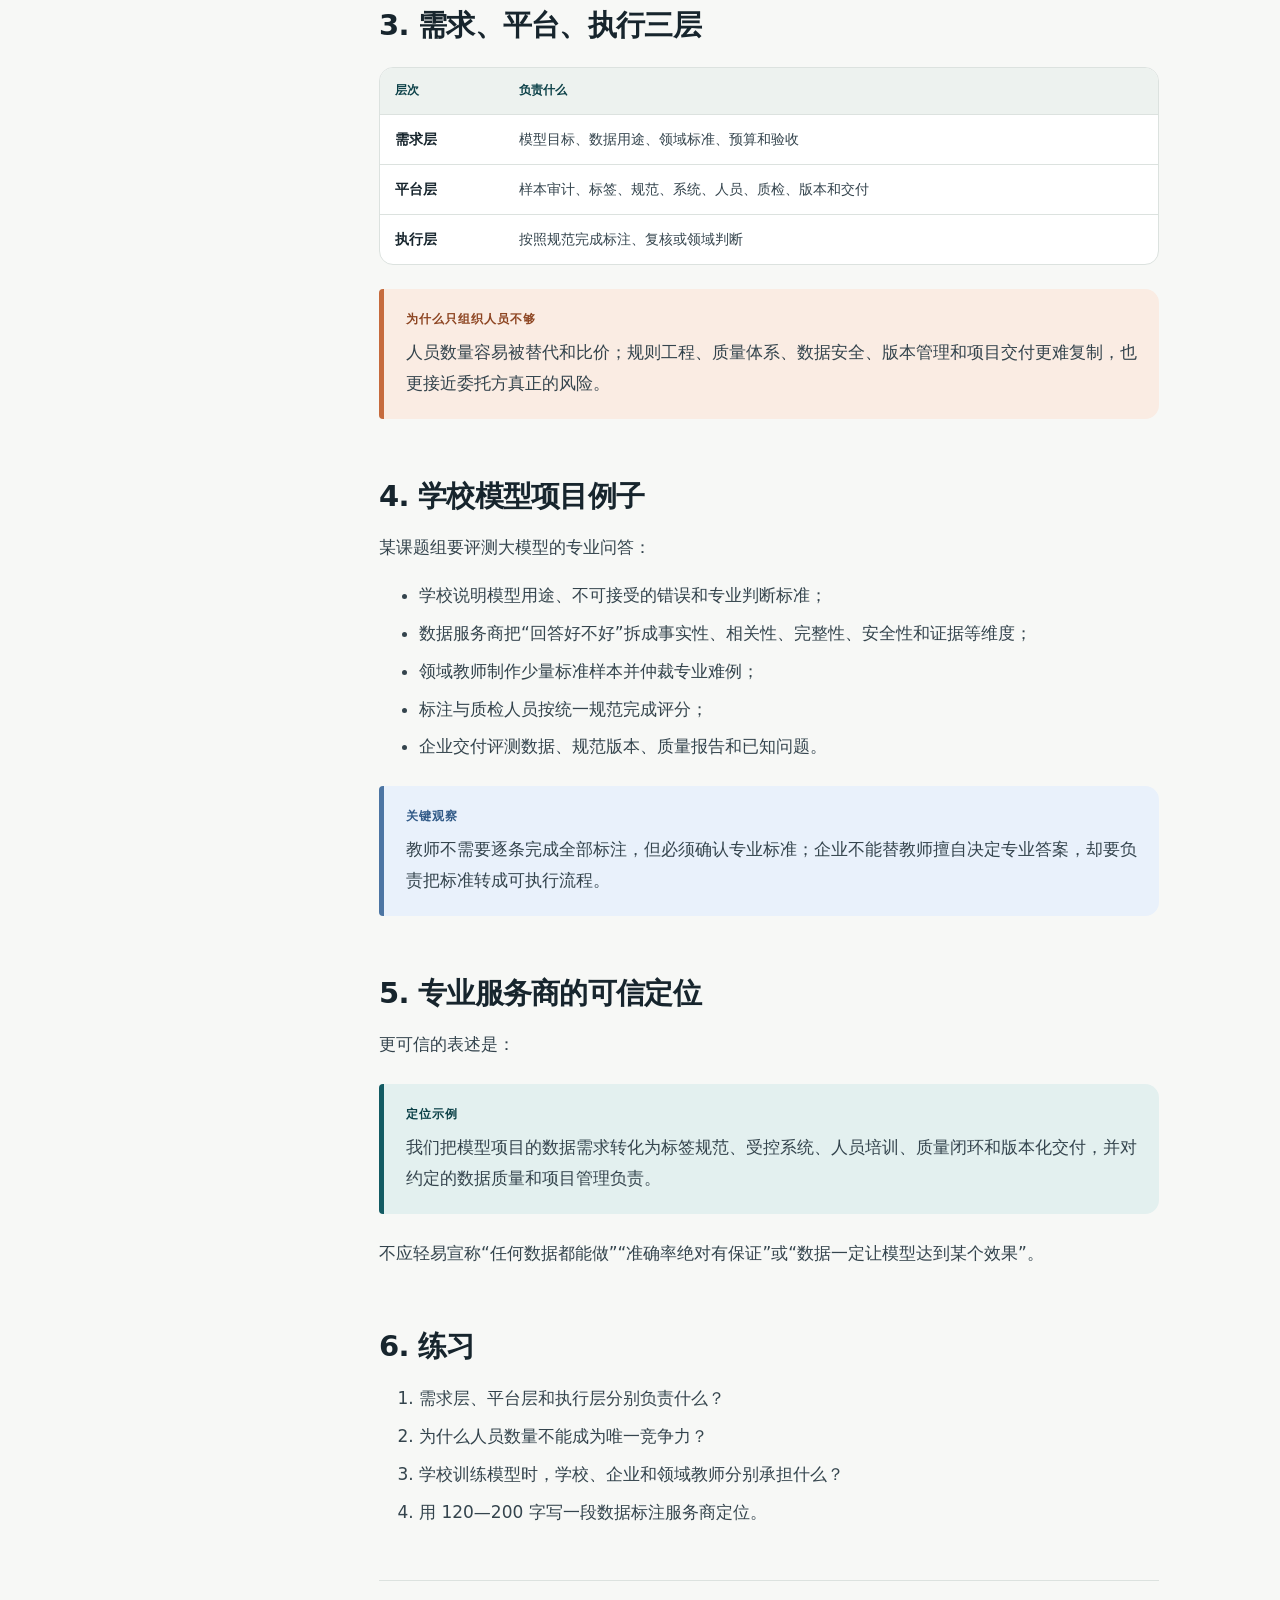
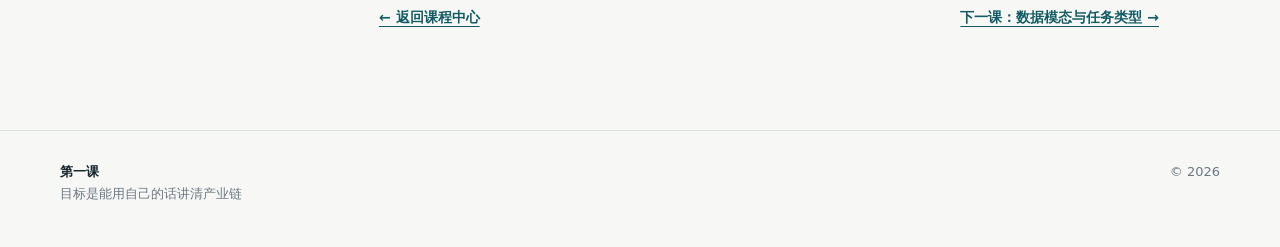
<file: learn/lesson-01/index.html>
<!doctype html>
<html lang="zh-CN">
<head><meta charset="utf-8"><meta name="viewport" content="width=device-width, initial-scale=1"><meta name="description" content="第一课：数据标注产业链与服务商定位。"><title>第一课：产业链与服务商定位｜AI 模型数据标注知识库</title><link rel="stylesheet" href="../../assets/site.css"></head>
<body>
  <a class="skip-link" href="#article">跳到正文</a>
  <header class="site-header"><div class="nav-shell"><a class="brand" href="../../"><span class="brand-mark">AI</span><span>模型数据标注知识库</span></a><button class="nav-toggle" type="button" data-nav-toggle aria-expanded="false" aria-controls="site-nav">菜单</button><nav class="site-nav" id="site-nav" data-site-nav aria-label="主导航"><a href="../../">首页</a><a href="../../start/">入门</a><a href="../../school-model/">学校模型</a><a href="../../workflow/">交付流程</a><a href="../../quality/">质量验收</a><a href="../../platform/">系统选型</a><a href="../" aria-current="page">课程</a><a href="../../glossary/">术语</a></nav></div></header>
  <main>
    <section class="shell page-hero"><div class="breadcrumbs"><a href="../../">首页</a> / 第一课</div><p class="kicker">Lesson 01</p><h1>数据标注产业链与服务商定位</h1><p class="lead">目标：能清楚说明谁提出模型需求、谁设计数据生产、谁执行标注，以及专业数据服务商真正对什么负责。</p></section>
    <div class="shell reader">
      <aside class="toc"><strong>本课目录</strong><nav><a href="#three">三句话</a><a href="#sell">卖什么</a><a href="#layers">三层结构</a><a href="#example">项目例子</a><a href="#position">服务商定位</a><a href="#exercise">练习</a></nav></aside>
      <article class="article" id="article">
        <div class="summary"><strong>本课先记住三句话</strong><p>甲方购买的是可用于模型的数据集；平台层把需求转成稳定生产流程；执行人员数量不是核心竞争力。</p></div>

        <h2 id="three">1. 四个基础术语</h2>
        <dl class="definition-list"><div class="definition"><dt>标签体系</dt><dd>允许标注人员选择或填写的分类、属性和关系集合。</dd></div><div class="definition"><dt>标注规范</dt><dd>说明每个标签什么时候用、什么时候不用，以及边界和疑难如何处理。</dd></div><div class="definition"><dt>金标</dt><dd>由可信专家确认、用于培训或检查质量的标准答案。</dd></div><div class="definition"><dt>验收</dt><dd>委托方按照约定检查文件、标签、质量证据和可用性，并决定是否接收。</dd></div></dl>

        <h2 id="sell">2. 数据标注公司真正卖什么</h2>
        <pre class="flow-code">模型或业务问题
→ 可执行标签规则
→ 受控系统与合格人员
→ 可测量的质量
→ 有版本的数据集
→ 训练、验证、测试或评测使用</pre>
        <p>如果只提供人员，委托方仍要自己写规则、搭系统、培训、质检、处理返工和管理版本。专业服务商的价值，是把这些环节组合成稳定交付。</p>

        <h2 id="layers">3. 需求、平台、执行三层</h2>
        <div class="table-wrap"><table><thead><tr><th>层次</th><th>负责什么</th></tr></thead><tbody><tr><td><strong>需求层</strong></td><td>模型目标、数据用途、领域标准、预算和验收</td></tr><tr><td><strong>平台层</strong></td><td>样本审计、标签、规范、系统、人员、质检、版本和交付</td></tr><tr><td><strong>执行层</strong></td><td>按照规范完成标注、复核或领域判断</td></tr></tbody></table></div>
        <div class="note note-why"><span class="note-label">为什么只组织人员不够</span><p>人员数量容易被替代和比价；规则工程、质量体系、数据安全、版本管理和项目交付更难复制，也更接近委托方真正的风险。</p></div>

        <h2 id="example">4. 学校模型项目例子</h2>
        <p>某课题组要评测大模型的专业问答：</p><ul><li>学校说明模型用途、不可接受的错误和专业判断标准；</li><li>数据服务商把“回答好不好”拆成事实性、相关性、完整性、安全性和证据等维度；</li><li>领域教师制作少量标准样本并仲裁专业难例；</li><li>标注与质检人员按统一规范完成评分；</li><li>企业交付评测数据、规范版本、质量报告和已知问题。</li></ul>
        <div class="note note-example"><span class="note-label">关键观察</span><p>教师不需要逐条完成全部标注，但必须确认专业标准；企业不能替教师擅自决定专业答案，却要负责把标准转成可执行流程。</p></div>

        <h2 id="position">5. 专业服务商的可信定位</h2>
        <p>更可信的表述是：</p><div class="note"><span class="note-label">定位示例</span><p>我们把模型项目的数据需求转化为标签规范、受控系统、人员培训、质量闭环和版本化交付，并对约定的数据质量和项目管理负责。</p></div>
        <p>不应轻易宣称“任何数据都能做”“准确率绝对有保证”或“数据一定让模型达到某个效果”。</p>

        <h2 id="exercise">6. 练习</h2>
        <ol><li>需求层、平台层和执行层分别负责什么？</li><li>为什么人员数量不能成为唯一竞争力？</li><li>学校训练模型时，学校、企业和领域教师分别承担什么？</li><li>用 120—200 字写一段数据标注服务商定位。</li></ol>
        <div class="next-links"><a href="../">← 返回课程中心</a><a href="../lesson-02/">下一课：数据模态与任务类型 →</a></div>
      </article>
    </div>
  </main>
  <footer class="site-footer"><div class="shell footer-shell"><div><strong>第一课</strong><br>目标是能用自己的话讲清产业链</div><div>© <span data-current-year>2026</span></div></div></footer><script src="../../assets/site.js"></script>
</body></html>
</file>
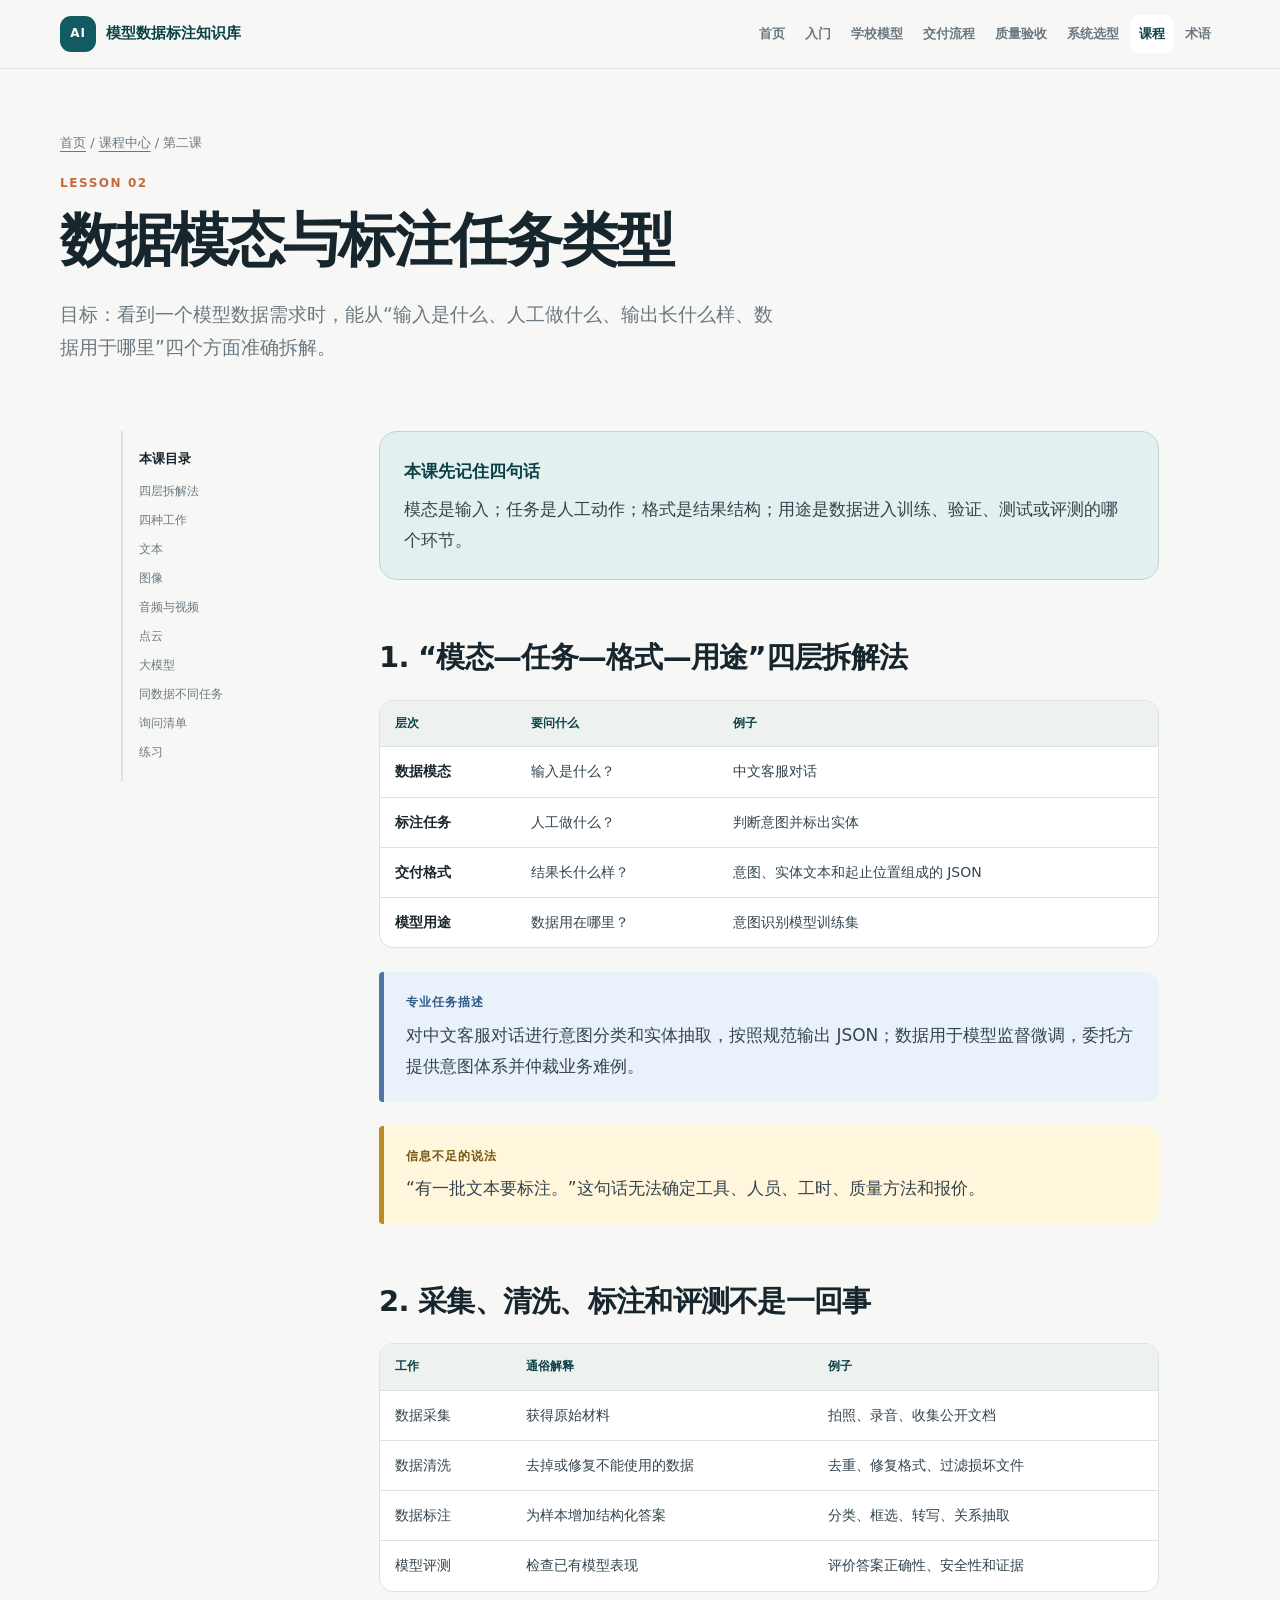
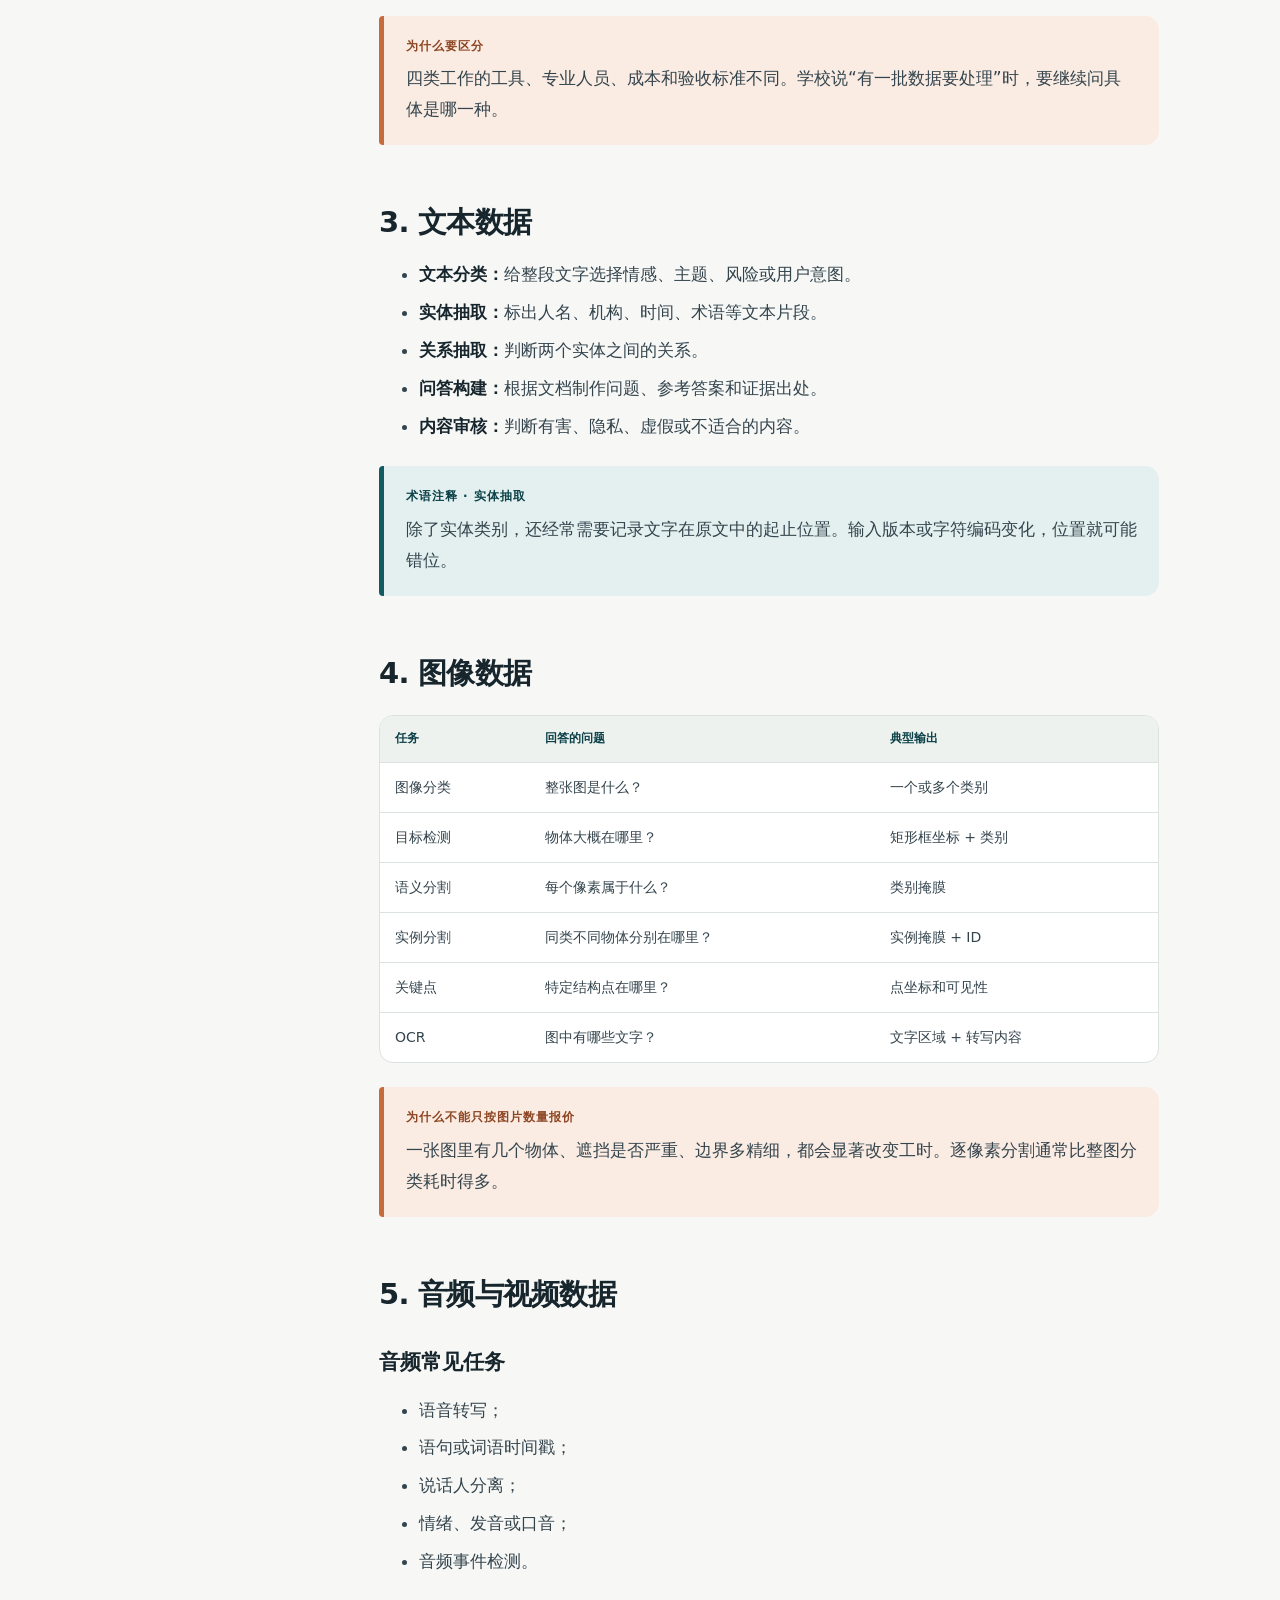
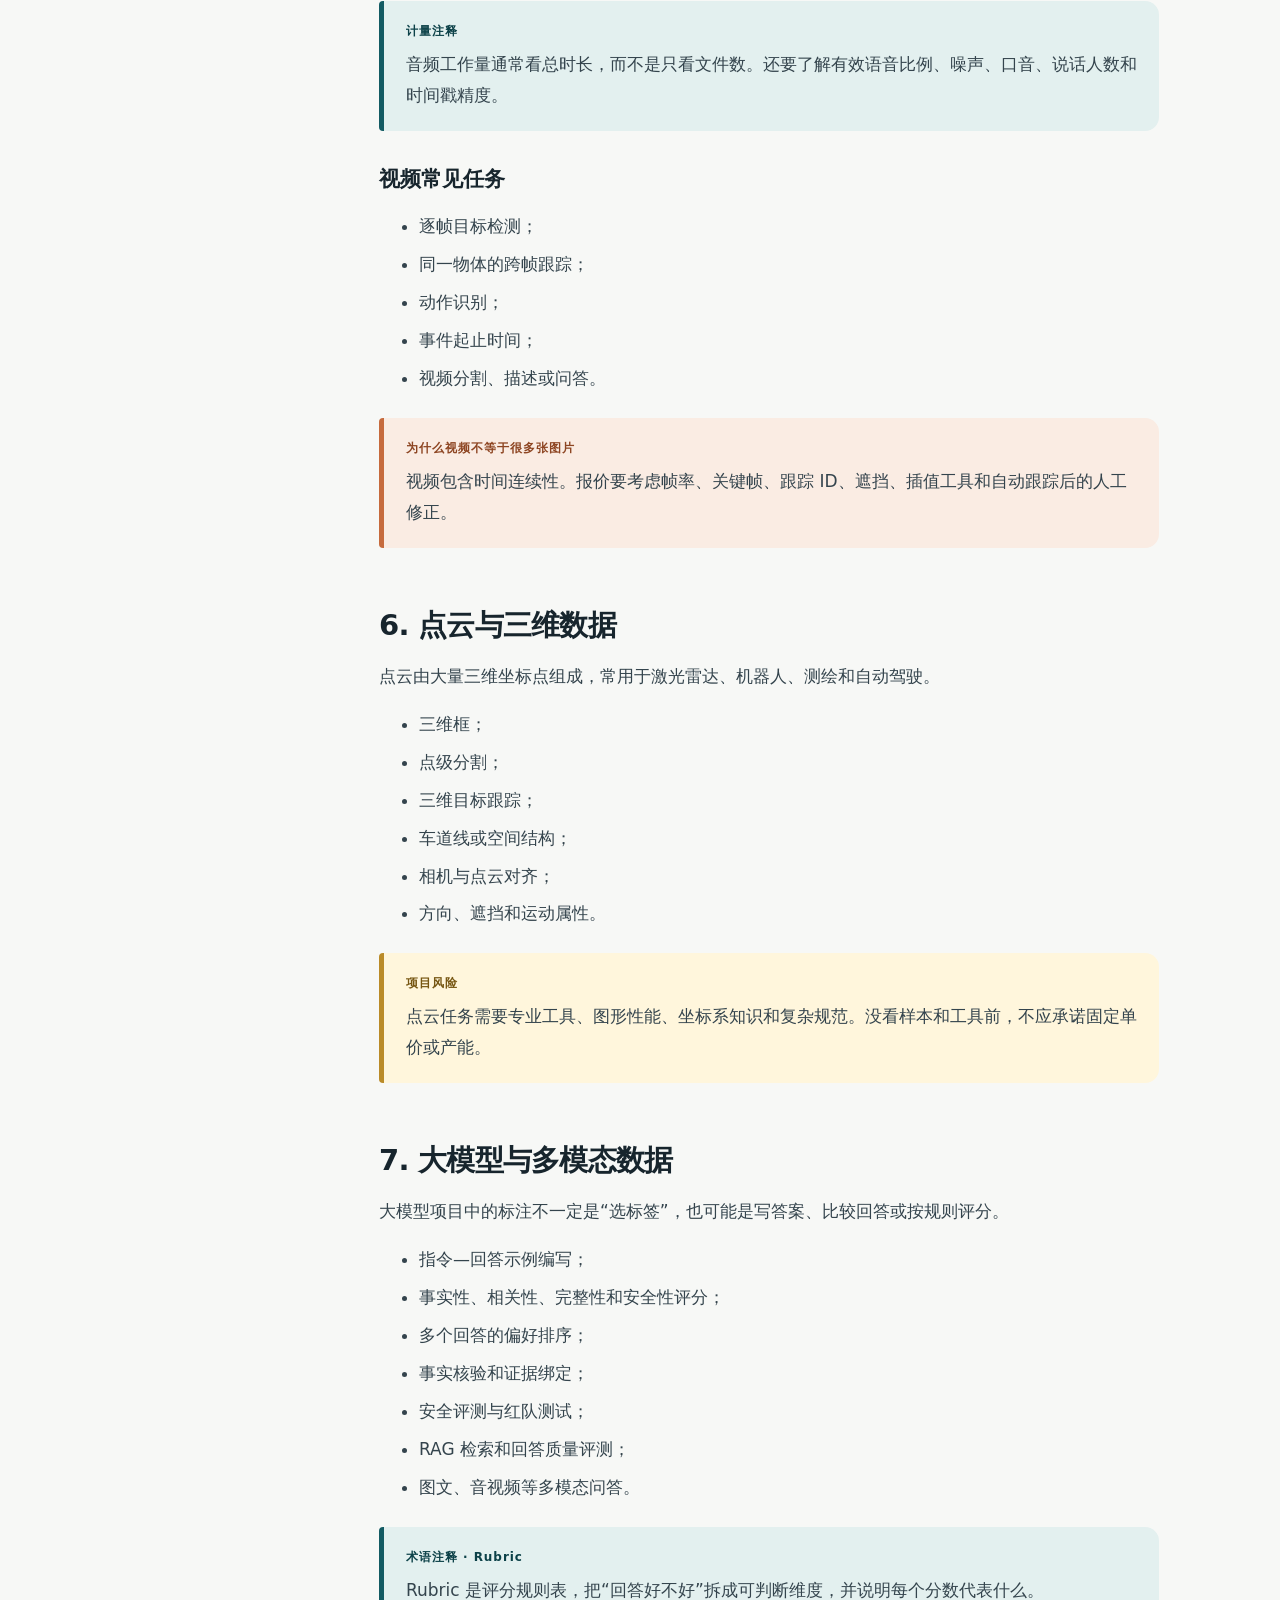
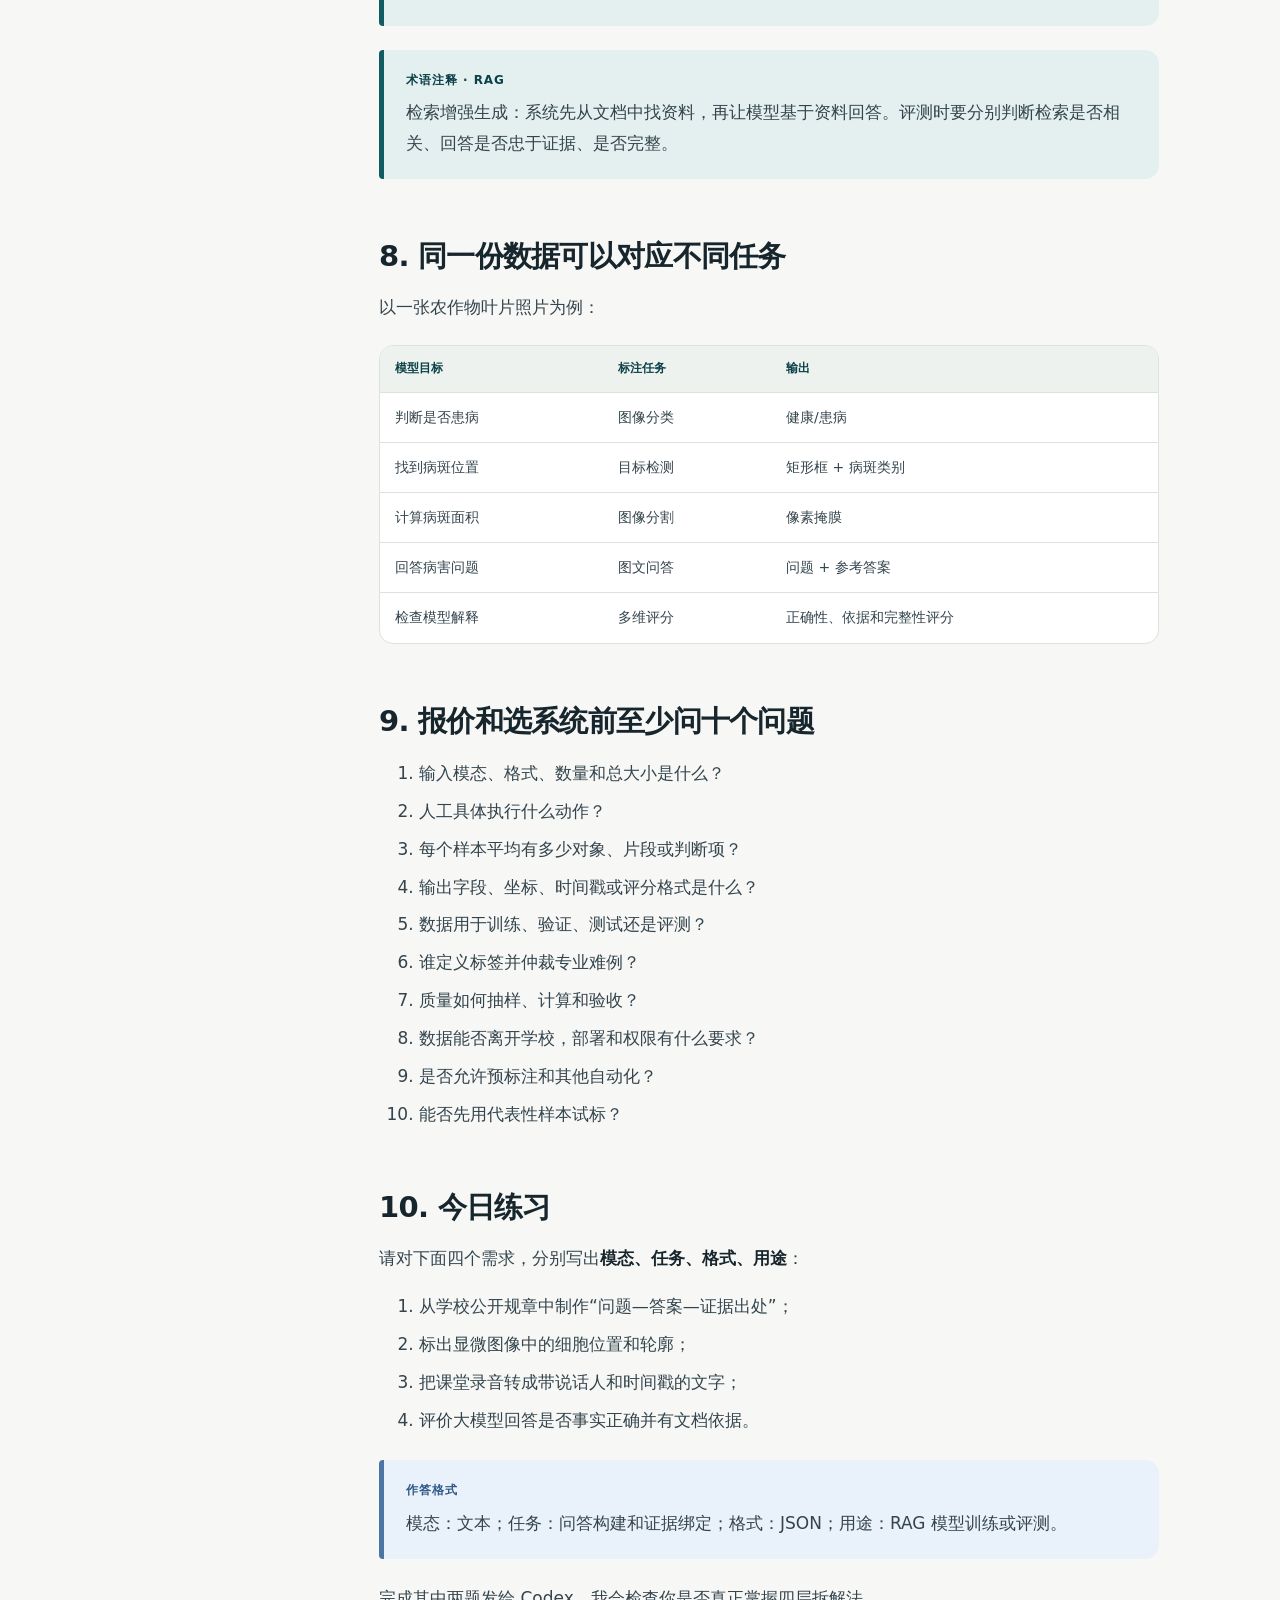
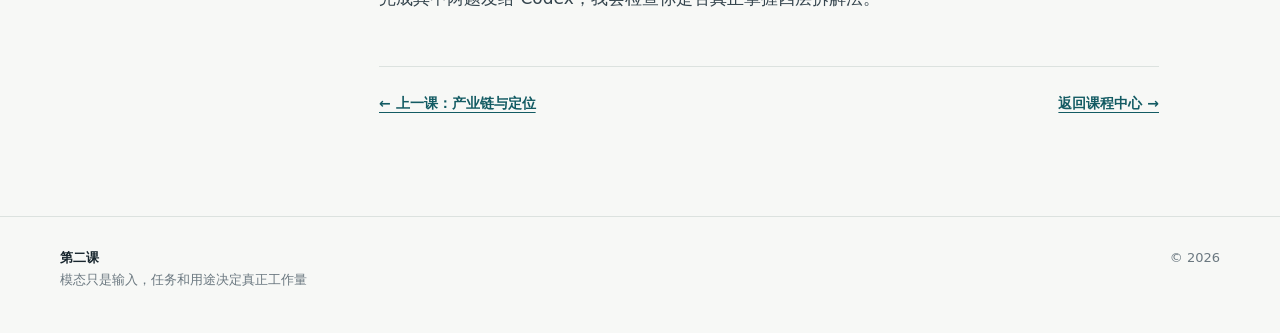
<file: learn/lesson-02/index.html>
<!doctype html>
<html lang="zh-CN">
<head><meta charset="utf-8"><meta name="viewport" content="width=device-width, initial-scale=1"><meta name="description" content="第二课：文本、图像、音频、视频、点云和大模型的数据标注任务。"><title>第二课：数据模态与任务类型｜AI 模型数据标注知识库</title><link rel="stylesheet" href="../../assets/site.css"></head>
<body>
  <a class="skip-link" href="#article">跳到正文</a>
  <header class="site-header"><div class="nav-shell"><a class="brand" href="../../"><span class="brand-mark">AI</span><span>模型数据标注知识库</span></a><button class="nav-toggle" type="button" data-nav-toggle aria-expanded="false" aria-controls="site-nav">菜单</button><nav class="site-nav" id="site-nav" data-site-nav aria-label="主导航"><a href="../../">首页</a><a href="../../start/">入门</a><a href="../../school-model/">学校模型</a><a href="../../workflow/">交付流程</a><a href="../../quality/">质量验收</a><a href="../../platform/">系统选型</a><a href="../" aria-current="page">课程</a><a href="../../glossary/">术语</a></nav></div></header>
  <main>
    <section class="shell page-hero"><div class="breadcrumbs"><a href="../../">首页</a> / <a href="../">课程中心</a> / 第二课</div><p class="kicker">Lesson 02</p><h1>数据模态与标注任务类型</h1><p class="lead">目标：看到一个模型数据需求时，能从“输入是什么、人工做什么、输出长什么样、数据用于哪里”四个方面准确拆解。</p></section>
    <div class="shell reader">
      <aside class="toc"><strong>本课目录</strong><nav><a href="#method">四层拆解法</a><a href="#different">四种工作</a><a href="#text">文本</a><a href="#image">图像</a><a href="#audio-video">音频与视频</a><a href="#pointcloud">点云</a><a href="#llm">大模型</a><a href="#same-data">同数据不同任务</a><a href="#questions">询问清单</a><a href="#exercise">练习</a></nav></aside>
      <article class="article" id="article">
        <div class="summary"><strong>本课先记住四句话</strong><p>模态是输入；任务是人工动作；格式是结果结构；用途是数据进入训练、验证、测试或评测的哪个环节。</p></div>

        <h2 id="method">1. “模态—任务—格式—用途”四层拆解法</h2>
        <div class="table-wrap"><table><thead><tr><th>层次</th><th>要问什么</th><th>例子</th></tr></thead><tbody><tr><td><strong>数据模态</strong></td><td>输入是什么？</td><td>中文客服对话</td></tr><tr><td><strong>标注任务</strong></td><td>人工做什么？</td><td>判断意图并标出实体</td></tr><tr><td><strong>交付格式</strong></td><td>结果长什么样？</td><td>意图、实体文本和起止位置组成的 JSON</td></tr><tr><td><strong>模型用途</strong></td><td>数据用在哪里？</td><td>意图识别模型训练集</td></tr></tbody></table></div>
        <div class="note note-example"><span class="note-label">专业任务描述</span><p>对中文客服对话进行意图分类和实体抽取，按照规范输出 JSON；数据用于模型监督微调，委托方提供意图体系并仲裁业务难例。</p></div>
        <div class="note note-warning"><span class="note-label">信息不足的说法</span><p>“有一批文本要标注。”这句话无法确定工具、人员、工时、质量方法和报价。</p></div>

        <h2 id="different">2. 采集、清洗、标注和评测不是一回事</h2>
        <div class="table-wrap"><table><thead><tr><th>工作</th><th>通俗解释</th><th>例子</th></tr></thead><tbody><tr><td>数据采集</td><td>获得原始材料</td><td>拍照、录音、收集公开文档</td></tr><tr><td>数据清洗</td><td>去掉或修复不能使用的数据</td><td>去重、修复格式、过滤损坏文件</td></tr><tr><td>数据标注</td><td>为样本增加结构化答案</td><td>分类、框选、转写、关系抽取</td></tr><tr><td>模型评测</td><td>检查已有模型表现</td><td>评价答案正确性、安全性和证据</td></tr></tbody></table></div>
        <div class="note note-why"><span class="note-label">为什么要区分</span><p>四类工作的工具、专业人员、成本和验收标准不同。学校说“有一批数据要处理”时，要继续问具体是哪一种。</p></div>

        <h2 id="text">3. 文本数据</h2>
        <ul><li><strong>文本分类：</strong>给整段文字选择情感、主题、风险或用户意图。</li><li><strong>实体抽取：</strong>标出人名、机构、时间、术语等文本片段。</li><li><strong>关系抽取：</strong>判断两个实体之间的关系。</li><li><strong>问答构建：</strong>根据文档制作问题、参考答案和证据出处。</li><li><strong>内容审核：</strong>判断有害、隐私、虚假或不适合的内容。</li></ul>
        <div class="note"><span class="note-label">术语注释 · 实体抽取</span><p>除了实体类别，还经常需要记录文字在原文中的起止位置。输入版本或字符编码变化，位置就可能错位。</p></div>

        <h2 id="image">4. 图像数据</h2>
        <div class="table-wrap"><table><thead><tr><th>任务</th><th>回答的问题</th><th>典型输出</th></tr></thead><tbody><tr><td>图像分类</td><td>整张图是什么？</td><td>一个或多个类别</td></tr><tr><td>目标检测</td><td>物体大概在哪里？</td><td>矩形框坐标 + 类别</td></tr><tr><td>语义分割</td><td>每个像素属于什么？</td><td>类别掩膜</td></tr><tr><td>实例分割</td><td>同类不同物体分别在哪里？</td><td>实例掩膜 + ID</td></tr><tr><td>关键点</td><td>特定结构点在哪里？</td><td>点坐标和可见性</td></tr><tr><td>OCR</td><td>图中有哪些文字？</td><td>文字区域 + 转写内容</td></tr></tbody></table></div>
        <div class="note note-why"><span class="note-label">为什么不能只按图片数量报价</span><p>一张图里有几个物体、遮挡是否严重、边界多精细，都会显著改变工时。逐像素分割通常比整图分类耗时得多。</p></div>

        <h2 id="audio-video">5. 音频与视频数据</h2>
        <h3>音频常见任务</h3><ul><li>语音转写；</li><li>语句或词语时间戳；</li><li>说话人分离；</li><li>情绪、发音或口音；</li><li>音频事件检测。</li></ul>
        <div class="note"><span class="note-label">计量注释</span><p>音频工作量通常看总时长，而不是只看文件数。还要了解有效语音比例、噪声、口音、说话人数和时间戳精度。</p></div>
        <h3>视频常见任务</h3><ul><li>逐帧目标检测；</li><li>同一物体的跨帧跟踪；</li><li>动作识别；</li><li>事件起止时间；</li><li>视频分割、描述或问答。</li></ul>
        <div class="note note-why"><span class="note-label">为什么视频不等于很多张图片</span><p>视频包含时间连续性。报价要考虑帧率、关键帧、跟踪 ID、遮挡、插值工具和自动跟踪后的人工修正。</p></div>

        <h2 id="pointcloud">6. 点云与三维数据</h2>
        <p>点云由大量三维坐标点组成，常用于激光雷达、机器人、测绘和自动驾驶。</p><ul><li>三维框；</li><li>点级分割；</li><li>三维目标跟踪；</li><li>车道线或空间结构；</li><li>相机与点云对齐；</li><li>方向、遮挡和运动属性。</li></ul>
        <div class="note note-warning"><span class="note-label">项目风险</span><p>点云任务需要专业工具、图形性能、坐标系知识和复杂规范。没看样本和工具前，不应承诺固定单价或产能。</p></div>

        <h2 id="llm">7. 大模型与多模态数据</h2>
        <p>大模型项目中的标注不一定是“选标签”，也可能是写答案、比较回答或按规则评分。</p><ul><li>指令—回答示例编写；</li><li>事实性、相关性、完整性和安全性评分；</li><li>多个回答的偏好排序；</li><li>事实核验和证据绑定；</li><li>安全评测与红队测试；</li><li>RAG 检索和回答质量评测；</li><li>图文、音视频等多模态问答。</li></ul>
        <div class="note"><span class="note-label">术语注释 · Rubric</span><p>Rubric 是评分规则表，把“回答好不好”拆成可判断维度，并说明每个分数代表什么。</p></div>
        <div class="note"><span class="note-label">术语注释 · RAG</span><p>检索增强生成：系统先从文档中找资料，再让模型基于资料回答。评测时要分别判断检索是否相关、回答是否忠于证据、是否完整。</p></div>

        <h2 id="same-data">8. 同一份数据可以对应不同任务</h2>
        <p>以一张农作物叶片照片为例：</p>
        <div class="table-wrap"><table><thead><tr><th>模型目标</th><th>标注任务</th><th>输出</th></tr></thead><tbody><tr><td>判断是否患病</td><td>图像分类</td><td>健康/患病</td></tr><tr><td>找到病斑位置</td><td>目标检测</td><td>矩形框 + 病斑类别</td></tr><tr><td>计算病斑面积</td><td>图像分割</td><td>像素掩膜</td></tr><tr><td>回答病害问题</td><td>图文问答</td><td>问题 + 参考答案</td></tr><tr><td>检查模型解释</td><td>多维评分</td><td>正确性、依据和完整性评分</td></tr></tbody></table></div>

        <h2 id="questions">9. 报价和选系统前至少问十个问题</h2>
        <ol><li>输入模态、格式、数量和总大小是什么？</li><li>人工具体执行什么动作？</li><li>每个样本平均有多少对象、片段或判断项？</li><li>输出字段、坐标、时间戳或评分格式是什么？</li><li>数据用于训练、验证、测试还是评测？</li><li>谁定义标签并仲裁专业难例？</li><li>质量如何抽样、计算和验收？</li><li>数据能否离开学校，部署和权限有什么要求？</li><li>是否允许预标注和其他自动化？</li><li>能否先用代表性样本试标？</li></ol>

        <h2 id="exercise">10. 今日练习</h2>
        <p>请对下面四个需求，分别写出<strong>模态、任务、格式、用途</strong>：</p>
        <ol><li>从学校公开规章中制作“问题—答案—证据出处”；</li><li>标出显微图像中的细胞位置和轮廓；</li><li>把课堂录音转成带说话人和时间戳的文字；</li><li>评价大模型回答是否事实正确并有文档依据。</li></ol>
        <div class="note note-example"><span class="note-label">作答格式</span><p>模态：文本；任务：问答构建和证据绑定；格式：JSON；用途：RAG 模型训练或评测。</p></div>
        <p>完成其中两题发给 Codex，我会检查你是否真正掌握四层拆解法。</p>
        <div class="next-links"><a href="../lesson-01/">← 上一课：产业链与定位</a><a href="../">返回课程中心 →</a></div>
      </article>
    </div>
  </main>
  <footer class="site-footer"><div class="shell footer-shell"><div><strong>第二课</strong><br>模态只是输入，任务和用途决定真正工作量</div><div>© <span data-current-year>2026</span></div></div></footer><script src="../../assets/site.js"></script>
</body></html>
</file>
<file: assets/site.css>
:root {
  --bg: #f7f8f6;
  --paper: #ffffff;
  --ink: #17252d;
  --text: #34444d;
  --muted: #6b7880;
  --line: #dce2df;
  --brand: #135b63;
  --brand-dark: #0c4148;
  --brand-soft: #e3f0ef;
  --accent: #c66b3d;
  --accent-soft: #faece3;
  --blue-soft: #e9f1fb;
  --yellow-soft: #fff6dc;
  --success-soft: #e8f3eb;
  --max: 1160px;
  --reader: 780px;
  --radius: 18px;
  --shadow: 0 16px 44px rgba(24, 44, 50, 0.08);
}

* { box-sizing: border-box; }

html { scroll-behavior: smooth; }

body {
  margin: 0;
  background: var(--bg);
  color: var(--text);
  font-family: Inter, "SF Pro Text", "PingFang SC", "Microsoft YaHei", system-ui, sans-serif;
  font-size: 17px;
  line-height: 1.82;
  text-rendering: optimizeLegibility;
}

a { color: var(--brand); text-underline-offset: 4px; }
button, a { -webkit-tap-highlight-color: transparent; }

:focus-visible {
  outline: 3px solid rgba(198, 107, 61, 0.45);
  outline-offset: 3px;
}

.skip-link {
  position: fixed;
  top: 8px;
  left: 8px;
  z-index: 300;
  padding: 8px 12px;
  transform: translateY(-160%);
  border-radius: 8px;
  background: var(--ink);
  color: #fff;
}

.skip-link:focus { transform: translateY(0); }

.site-header {
  position: sticky;
  top: 0;
  z-index: 100;
  border-bottom: 1px solid rgba(220, 226, 223, 0.9);
  background: rgba(247, 248, 246, 0.94);
  backdrop-filter: blur(16px);
}

.nav-shell {
  display: flex;
  align-items: center;
  justify-content: space-between;
  width: min(calc(100% - 32px), var(--max));
  min-height: 68px;
  margin: 0 auto;
  gap: 20px;
}

.brand {
  display: inline-flex;
  align-items: center;
  gap: 10px;
  color: var(--brand-dark);
  font-size: 15px;
  font-weight: 800;
  text-decoration: none;
  white-space: nowrap;
}

.brand-mark {
  display: grid;
  width: 36px;
  height: 36px;
  place-items: center;
  border-radius: 11px;
  background: var(--brand);
  color: #fff;
  font-size: 12px;
  letter-spacing: 0.08em;
}

.site-nav { display: flex; align-items: center; gap: 2px; }

.site-nav a {
  padding: 7px 9px;
  border-radius: 9px;
  color: var(--muted);
  font-size: 13px;
  font-weight: 700;
  text-decoration: none;
}

.site-nav a:hover,
.site-nav a[aria-current="page"] {
  background: var(--paper);
  color: var(--brand-dark);
}

.nav-toggle {
  display: none;
  padding: 8px 11px;
  border: 1px solid var(--line);
  border-radius: 10px;
  background: var(--paper);
  color: var(--ink);
  font: inherit;
  font-size: 14px;
  font-weight: 750;
}

.shell { width: min(calc(100% - 32px), var(--max)); margin: 0 auto; }

.hero {
  display: grid;
  grid-template-columns: minmax(0, 1.15fr) minmax(330px, 0.85fr);
  align-items: center;
  gap: 44px;
  padding: 84px 0 66px;
}

.kicker {
  margin: 0 0 13px;
  color: var(--accent);
  font-size: 12px;
  font-weight: 850;
  letter-spacing: 0.13em;
  text-transform: uppercase;
}

h1, h2, h3 { color: var(--ink); }

.hero h1 {
  max-width: 760px;
  margin: 0;
  font-size: clamp(42px, 6vw, 72px);
  line-height: 1.08;
  letter-spacing: -0.045em;
}

.hero h1 span { color: var(--brand); }

.lead {
  max-width: 720px;
  margin: 24px 0 0;
  color: var(--muted);
  font-size: clamp(18px, 2vw, 21px);
  line-height: 1.75;
}

.button-row { display: flex; flex-wrap: wrap; gap: 12px; margin-top: 30px; }

.button {
  display: inline-flex;
  align-items: center;
  justify-content: center;
  min-height: 46px;
  padding: 10px 17px;
  border: 1px solid transparent;
  border-radius: 11px;
  font-size: 14px;
  font-weight: 800;
  text-decoration: none;
}

.button-primary { background: var(--brand); color: #fff; }
.button-secondary { border-color: var(--line); background: var(--paper); color: var(--ink); }
.button:hover { transform: translateY(-1px); }

.hero-flow {
  padding: 28px;
  border: 1px solid var(--line);
  border-radius: 26px;
  background: var(--paper);
  box-shadow: var(--shadow);
}

.hero-flow > strong { display: block; margin-bottom: 16px; color: var(--ink); font-size: 15px; }

.flow-row {
  display: grid;
  grid-template-columns: 38px 1fr;
  align-items: center;
  gap: 13px;
  padding: 11px 0;
  border-bottom: 1px solid var(--line);
}

.flow-row:last-child { border-bottom: 0; }

.flow-num {
  display: grid;
  width: 34px;
  height: 34px;
  place-items: center;
  border-radius: 10px;
  background: var(--brand-soft);
  color: var(--brand-dark);
  font-size: 12px;
  font-weight: 850;
}

.flow-row b { display: block; color: var(--ink); font-size: 15px; }
.flow-row span { display: block; color: var(--muted); font-size: 12px; line-height: 1.5; }

.section { padding: 44px 0 72px; }

.section-heading { max-width: 760px; margin-bottom: 26px; }
.section-heading h2 { margin: 0; font-size: clamp(30px, 4vw, 46px); line-height: 1.2; letter-spacing: -0.035em; }
.section-heading p { margin: 13px 0 0; color: var(--muted); }

.card-grid { display: grid; grid-template-columns: repeat(3, minmax(0, 1fr)); gap: 16px; }

.card {
  padding: 26px;
  border: 1px solid var(--line);
  border-radius: var(--radius);
  background: var(--paper);
}

.card small { color: var(--accent); font-size: 11px; font-weight: 850; letter-spacing: 0.1em; }
.card h3 { margin: 25px 0 9px; font-size: 20px; line-height: 1.35; }
.card p { margin: 0; color: var(--muted); font-size: 15px; }
.card a { display: inline-block; margin-top: 20px; font-size: 14px; font-weight: 800; }

.position-banner {
  display: grid;
  grid-template-columns: 0.7fr 1.3fr;
  gap: 36px;
  padding: 34px;
  border-radius: 24px;
  background: var(--brand-dark);
  color: #fff;
}

.position-banner h2 { margin: 0; color: #fff; font-size: 30px; line-height: 1.3; }
.position-banner p { margin: 0; color: rgba(255,255,255,0.76); }
.position-banner strong { color: #fff; }

.reading-grid { display: grid; grid-template-columns: repeat(2, minmax(0, 1fr)); gap: 12px; }

.reading-link {
  display: flex;
  align-items: flex-start;
  gap: 15px;
  padding: 18px;
  border: 1px solid var(--line);
  border-radius: 14px;
  background: var(--paper);
  text-decoration: none;
}

.reading-link:hover { border-color: rgba(19, 91, 99, 0.45); }
.reading-no { color: var(--accent); font-size: 12px; font-weight: 850; }
.reading-link b, .reading-link span { display: block; }
.reading-link b { color: var(--ink); }
.reading-link span { margin-top: 2px; color: var(--muted); font-size: 13px; line-height: 1.5; }

.page-hero { padding: 62px 0 34px; }

.breadcrumbs { margin-bottom: 18px; color: var(--muted); font-size: 13px; }
.breadcrumbs a { color: var(--muted); }

.page-hero h1 {
  max-width: 800px;
  margin: 0;
  font-size: clamp(36px, 5vw, 58px);
  line-height: 1.15;
  letter-spacing: -0.04em;
}

.page-hero .lead { font-size: 19px; }

.reader {
  display: grid;
  grid-template-columns: 210px minmax(0, var(--reader));
  justify-content: center;
  gap: 48px;
  padding: 32px 0 76px;
}

.toc {
  position: sticky;
  top: 92px;
  align-self: start;
  padding: 16px;
  border-left: 2px solid var(--line);
}

.toc strong { display: block; margin-bottom: 8px; color: var(--ink); font-size: 13px; }
.toc nav { display: grid; gap: 3px; }
.toc a { padding: 4px 0; color: var(--muted); font-size: 12px; line-height: 1.5; text-decoration: none; }
.toc a:hover { color: var(--brand); }

.article { min-width: 0; }
.article > :first-child { margin-top: 0; }
.article h2 { margin: 58px 0 16px; font-size: 29px; line-height: 1.35; letter-spacing: -0.025em; scroll-margin-top: 95px; }
.article h3 { margin: 34px 0 11px; font-size: 21px; line-height: 1.4; scroll-margin-top: 95px; }
.article p { margin: 14px 0; }
.article li + li { margin-top: 7px; }
.article strong { color: var(--ink); }

.summary {
  margin: 0 0 34px;
  padding: 24px;
  border: 1px solid #bcd4d2;
  border-radius: var(--radius);
  background: var(--brand-soft);
}

.summary strong { display: block; margin-bottom: 7px; color: var(--brand-dark); }
.summary p { margin: 0; }

.note {
  margin: 24px 0;
  padding: 20px 22px;
  border-left: 5px solid var(--brand);
  border-radius: 4px 14px 14px 4px;
  background: var(--brand-soft);
}

.note-label {
  display: block;
  margin-bottom: 6px;
  color: var(--brand-dark);
  font-size: 12px;
  font-weight: 850;
  letter-spacing: 0.08em;
}

.note p { margin: 0; }
.note-example { border-left-color: #4c75a3; background: var(--blue-soft); }
.note-example .note-label { color: #315a87; }
.note-why { border-left-color: var(--accent); background: var(--accent-soft); }
.note-why .note-label { color: #8d4522; }
.note-warning { border-left-color: #ba8b28; background: var(--yellow-soft); }
.note-warning .note-label { color: #765612; }

.flow-code {
  margin: 22px 0;
  padding: 22px;
  overflow-x: auto;
  border-radius: 14px;
  background: var(--brand-dark);
  color: #eaf5f4;
  font-family: "SFMono-Regular", Consolas, monospace;
  font-size: 14px;
  line-height: 1.9;
  white-space: pre-wrap;
}

.table-wrap { overflow-x: auto; margin: 22px 0; border: 1px solid var(--line); border-radius: 14px; background: var(--paper); }
table { width: 100%; border-collapse: collapse; font-size: 14px; line-height: 1.65; }
th, td { padding: 13px 15px; border-bottom: 1px solid var(--line); text-align: left; vertical-align: top; }
th { background: #edf2ef; color: var(--brand-dark); font-size: 12px; }
tr:last-child td { border-bottom: 0; }

.steps { display: grid; gap: 12px; margin: 24px 0; }
.step { display: grid; grid-template-columns: 44px 1fr; gap: 14px; padding: 18px; border: 1px solid var(--line); border-radius: 14px; background: var(--paper); }
.step-no { display: grid; width: 40px; height: 40px; place-items: center; border-radius: 12px; background: var(--brand-soft); color: var(--brand-dark); font-size: 13px; font-weight: 850; }
.step h3 { margin: 0 0 4px; font-size: 18px; }
.step p { margin: 0; color: var(--muted); font-size: 14px; }

.definition-list { display: grid; gap: 10px; margin: 22px 0; }
.definition { padding: 18px; border: 1px solid var(--line); border-radius: 13px; background: var(--paper); }
.definition dt { color: var(--brand-dark); font-weight: 850; }
.definition dd { margin: 3px 0 0; color: var(--muted); }

.next-links { display: flex; justify-content: space-between; gap: 16px; margin-top: 52px; padding-top: 24px; border-top: 1px solid var(--line); }
.next-links a { font-size: 14px; font-weight: 800; }

.site-footer { margin-top: 24px; border-top: 1px solid var(--line); }
.footer-shell { display: flex; justify-content: space-between; gap: 30px; padding: 30px 0 42px; color: var(--muted); font-size: 13px; line-height: 1.7; }
.footer-shell strong { color: var(--ink); }

@media (max-width: 960px) {
  .hero { grid-template-columns: 1fr; }
  .hero-flow { max-width: 620px; }
  .card-grid { grid-template-columns: 1fr 1fr; }
  .position-banner { grid-template-columns: 1fr; }
  .reader { grid-template-columns: 1fr; gap: 18px; }
  .toc { position: static; border: 1px solid var(--line); border-radius: 13px; background: var(--paper); }
  .toc nav { grid-template-columns: repeat(2, 1fr); }
}

@media (max-width: 780px) {
  .nav-toggle { display: inline-flex; }
  .site-nav {
    position: absolute;
    top: 60px;
    right: 12px;
    left: 12px;
    display: none;
    align-items: stretch;
    flex-direction: column;
    padding: 10px;
    border: 1px solid var(--line);
    border-radius: 14px;
    background: var(--paper);
    box-shadow: var(--shadow);
  }
  .site-nav[data-open="true"] { display: flex; }
  .site-nav a { padding: 9px 11px; }
  .hero { padding-top: 48px; }
  .hero h1 { font-size: 44px; }
  .card-grid, .reading-grid { grid-template-columns: 1fr; }
  .footer-shell { flex-direction: column; }
  .toc nav { grid-template-columns: 1fr; }
  .next-links { align-items: flex-start; flex-direction: column; }
}

@media (prefers-reduced-motion: reduce) {
  html { scroll-behavior: auto; }
  *, *::before, *::after { transition-duration: 0.01ms !important; }
}
</file>
